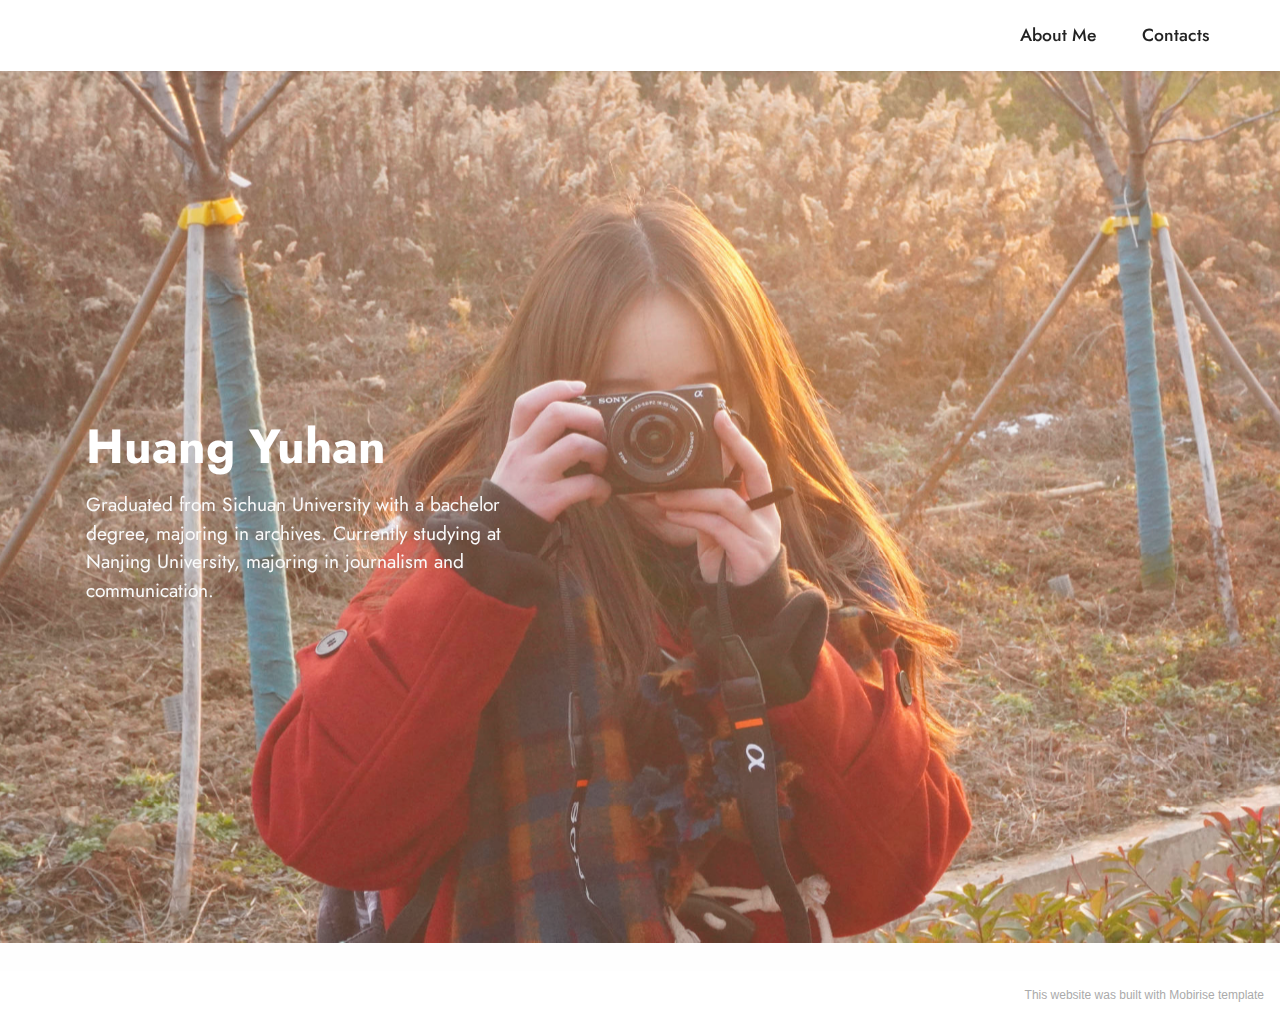
<file: index.html>
<!DOCTYPE html>
<html  >
<head>
  <!-- Site made with Mobirise Website Builder v5.2.0, https://mobirise.com -->
  <meta charset="UTF-8">
  <meta http-equiv="X-UA-Compatible" content="IE=edge">
  <meta name="generator" content="Mobirise v5.2.0, mobirise.com">
  <meta name="viewport" content="width=device-width, initial-scale=1, minimum-scale=1">
  <link rel="shortcut icon" href="assets/images/logo.png" type="image/x-icon">
  <meta name="description" content="">
  
  
  <title>Home</title>
  <link rel="stylesheet" href="assets/tether/tether.min.css">
  <link rel="stylesheet" href="assets/bootstrap/css/bootstrap.min.css">
  <link rel="stylesheet" href="assets/bootstrap/css/bootstrap-grid.min.css">
  <link rel="stylesheet" href="assets/bootstrap/css/bootstrap-reboot.min.css">
  <link rel="stylesheet" href="assets/dropdown/css/style.css">
  <link rel="stylesheet" href="assets/socicon/css/styles.css">
  <link rel="stylesheet" href="assets/theme/css/style.css">
  <link rel="preload" as="style" href="assets/mobirise/css/mbr-additional.css"><link rel="stylesheet" href="assets/mobirise/css/mbr-additional.css" type="text/css">
  
  
  
  
</head>
<body>
  
  <section class="menu menu1 cid-sjON1mi85t" once="menu" id="menu1-21">
    

    <nav class="navbar navbar-dropdown navbar-expand-lg">
        <div class="container-fluid">
            <div class="navbar-brand">
                
                
            </div>
            <button class="navbar-toggler" type="button" data-toggle="collapse" data-target="#navbarSupportedContent" aria-controls="navbarNavAltMarkup" aria-expanded="false" aria-label="Toggle navigation">
                <div class="hamburger">
                    <span></span>
                    <span></span>
                    <span></span>
                    <span></span>
                </div>
            </button>
            <div class="collapse navbar-collapse" id="navbarSupportedContent">
                <ul class="navbar-nav nav-dropdown nav-right navbar-nav-top-padding" data-app-modern-menu="true"><li class="nav-item"><a class="nav-link link text-black text-primary display-4" href="page1.html">
                            About Me</a></li>
                    
                    <li class="nav-item"><a class="nav-link link text-black text-primary display-4" href="page6.html">Contacts</a>
                    </li></ul>
                
                
            </div>
        </div>
    </nav>
</section>

<section class="header1 cid-sjO2JynqP1 mbr-fullscreen mbr-parallax-background" id="header1-20">

    

    <div class="mbr-overlay" style="opacity: 0.1; background-color: rgb(250, 250, 250);"></div>

    <div class="container">
        <div class="row">
            <div class="col-12 col-lg-5">
                <h1 class="mbr-section-title mbr-fonts-style mb-3 display-2"><strong>Huang Yuhan</strong></h1>
                
                <p class="mbr-text mbr-fonts-style display-7">
                    Graduated from Sichuan University with a bachelor degree, majoring in archives. Currently studying at Nanjing University, majoring in journalism and communication.</p>
                
            </div>
        </div>
    </div>
</section><section style="background-color: #fff; font-family: -apple-system, BlinkMacSystemFont, 'Segoe UI', 'Roboto', 'Helvetica Neue', Arial, sans-serif; color:#aaa; font-size:12px; padding: 0; align-items: center; display: flex;"><a href="https://mobirise.site/x" style="flex: 1 1; height: 3rem; padding-left: 1rem;"></a><p style="flex: 0 0 auto; margin:0; padding-right:1rem;"><a href="https://mobirise.site/r" style="color:#aaa;">This website</a> was built with Mobirise template</p></section><script src="assets/web/assets/jquery/jquery.min.js"></script>  <script src="assets/popper/popper.min.js"></script>  <script src="assets/tether/tether.min.js"></script>  <script src="assets/bootstrap/js/bootstrap.min.js"></script>  <script src="assets/smoothscroll/smooth-scroll.js"></script>  <script src="assets/parallax/jarallax.min.js"></script>  <script src="assets/dropdown/js/nav-dropdown.js"></script>  <script src="assets/dropdown/js/navbar-dropdown.js"></script>  <script src="assets/touchswipe/jquery.touch-swipe.min.js"></script>  <script src="assets/theme/js/script.js"></script>  
  
  
</body>
</html>
</file>
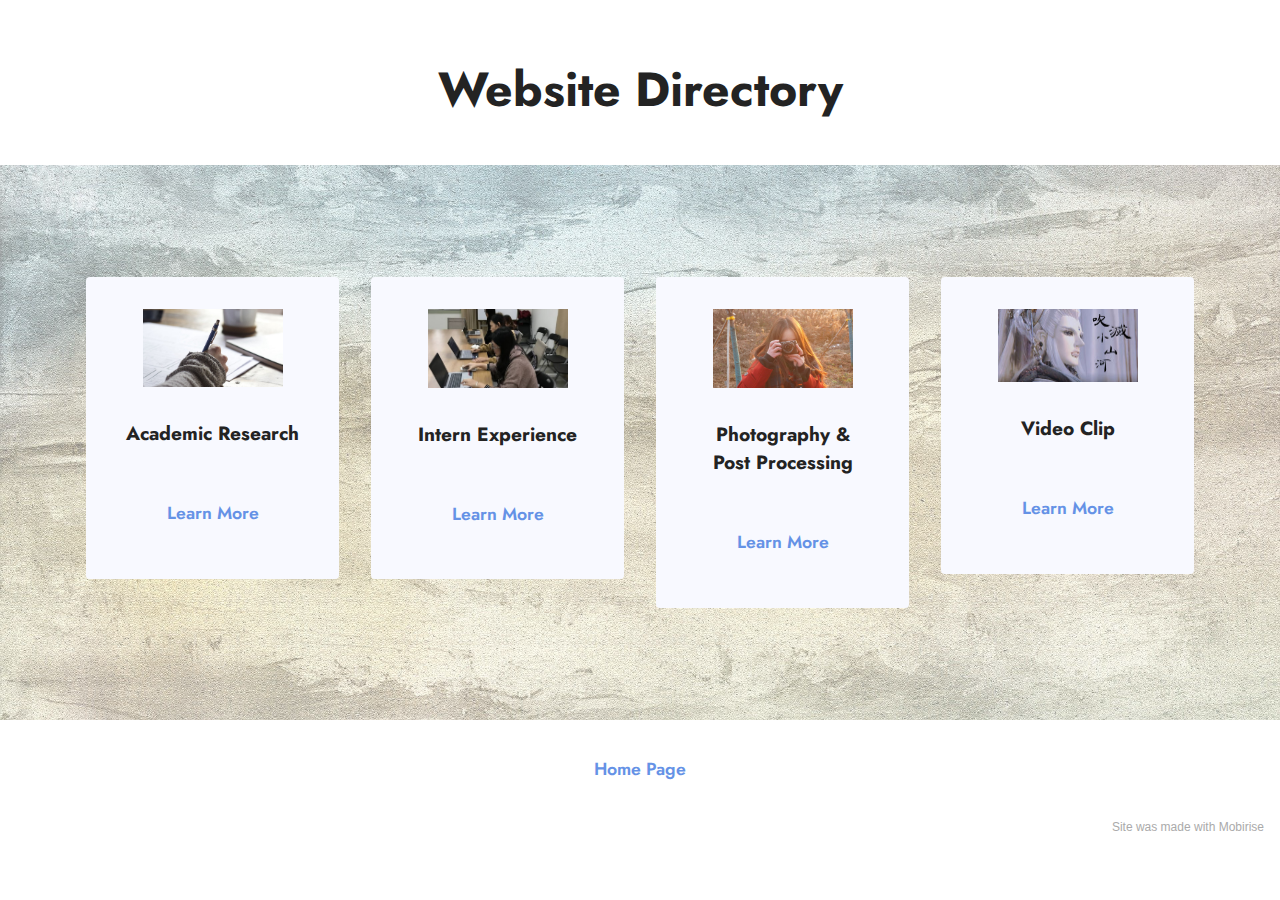
<file: page1.html>
<!DOCTYPE html>
<html  >
<head>
  <!-- Site made with Mobirise Website Builder v5.2.0, https://mobirise.com -->
  <meta charset="UTF-8">
  <meta http-equiv="X-UA-Compatible" content="IE=edge">
  <meta name="generator" content="Mobirise v5.2.0, mobirise.com">
  <meta name="viewport" content="width=device-width, initial-scale=1, minimum-scale=1">
  <link rel="shortcut icon" href="assets/images/logo.png" type="image/x-icon">
  <meta name="description" content="">
  
  
  <title>全站导航</title>
  <link rel="stylesheet" href="assets/web/assets/mobirise-icons2/mobirise2.css">
  <link rel="stylesheet" href="assets/tether/tether.min.css">
  <link rel="stylesheet" href="assets/bootstrap/css/bootstrap.min.css">
  <link rel="stylesheet" href="assets/bootstrap/css/bootstrap-grid.min.css">
  <link rel="stylesheet" href="assets/bootstrap/css/bootstrap-reboot.min.css">
  <link rel="stylesheet" href="assets/theme/css/style.css">
  <link rel="preload" as="style" href="assets/mobirise/css/mbr-additional.css"><link rel="stylesheet" href="assets/mobirise/css/mbr-additional.css" type="text/css">
  
  
  
  
</head>
<body>
  
  <section class="content4 cid-soBEPmFkce" id="content4-2v">
    
    
    <div class="container">
        <div class="row justify-content-center">
            <div class="title col-md-12 col-lg-10">
                <h3 class="mbr-section-title mbr-fonts-style align-center mb-4 display-2"><strong>Website Directory</strong></h3>
                <h4 class="mbr-section-subtitle align-center mbr-fonts-style mb-4 display-5"></h4>
                
            </div>
        </div>
    </div>
</section>

<section class="clients2 cid-sjOOeWX0tc" id="clients2-23">

    

    <div class="mbr-overlay" style="opacity: 0.5; background-color: rgb(255, 255, 255);">
    </div>
    <div class="container">
        <div class="row justify-content-center">
            <div class="card col-12 col-md-6 col-lg-3">
                <div class="card-wrapper">
                    <div class="img-wrapper">
                        <img src="assets/images/mbr-948x632.jpeg" alt="Mobirise">
                    </div>
                    <div class="card-box align-center">
                        
                        <h5 class="card-title mbr-fonts-style mb-3 display-7"><strong>Academic Research</strong></h5>
                        <p class="mbr-text mbr-fonts-style mb-4 display-4"></p>
                        <div class="mbr-section-btn mt-3"><a class="btn btn-primary-outline display-4" href="page5.html">Learn More</a></div>
                    </div>
                </div>
            </div>
            <div class="card col-12 col-md-6 col-lg-3">
                <div class="card-wrapper">
                    <div class="img-wrapper">
                        <img src="assets/images/-948x711.jpeg" alt="Mobirise">
                    </div>
                    <div class="card-box align-center">
                        
                        <h5 class="card-title mbr-fonts-style mb-3 display-7"><strong>Intern Experience</strong></h5>
                        <p class="mbr-text mbr-fonts-style mb-4 display-4"></p>
                        <div class="mbr-section-btn mt-3"><a class="btn btn-primary-outline display-4" href="page4.html">Learn More</a></div>
                    </div>
                </div>
            </div>
            <div class="card col-12 col-md-6 col-lg-3">
                <div class="card-wrapper">
                    <div class="img-wrapper">
                        <img src="assets/images/-2000x1333.jpeg" alt="Mobirise">
                    </div>
                    <div class="card-box align-center">
                        
                        <h5 class="card-title mbr-fonts-style mb-3 display-7"><strong>Photography &amp; 
</strong><div><strong>Post Processing</strong></div></h5>
                        <p class="mbr-text mbr-fonts-style mb-4 display-4"></p>
                        <div class="mbr-section-btn mt-3"><a class="btn btn-primary-outline display-4" href="page3.html">Learn More</a></div>
                    </div>
                </div>
            </div>
            <div class="card col-12 col-md-6 col-lg-3">
                <div class="card-wrapper">
                    <div class="img-wrapper">
                        <img src="assets/images/-280x147.jpg" alt="Mobirise">
                    </div>
                    <div class="card-box align-center">
                        
                        <h5 class="card-title mbr-fonts-style mb-3 display-7"><strong>Video Clip</strong></h5>
                        <p class="mbr-text mbr-fonts-style mb-4 display-4"></p>
                        <div class="mbr-section-btn mt-3"><a class="btn btn-primary-outline display-4" href="page2.html">Learn More</a></div>
                    </div>
                </div>
            </div>
        </div>
    </div>
</section>

<section class="content11 cid-soBuXgc26l" id="content11-2h">
    
    <div class="container">
        <div class="row justify-content-center">
            <div class="col-md-12 col-lg-8">
                <div class="mbr-section-btn align-center"><a class="btn btn-primary-outline display-4" href="index.html">Home Page</a></div>
            </div>
        </div>
    </div>
</section><section style="background-color: #fff; font-family: -apple-system, BlinkMacSystemFont, 'Segoe UI', 'Roboto', 'Helvetica Neue', Arial, sans-serif; color:#aaa; font-size:12px; padding: 0; align-items: center; display: flex;"><a href="https://mobirise.site/r" style="flex: 1 1; height: 3rem; padding-left: 1rem;"></a><p style="flex: 0 0 auto; margin:0; padding-right:1rem;">Site was <a href="https://mobirise.site/g" style="color:#aaa;">made</a> with Mobirise</p></section><script src="assets/web/assets/jquery/jquery.min.js"></script>  <script src="assets/popper/popper.min.js"></script>  <script src="assets/tether/tether.min.js"></script>  <script src="assets/bootstrap/js/bootstrap.min.js"></script>  <script src="assets/smoothscroll/smooth-scroll.js"></script>  <script src="assets/theme/js/script.js"></script>  
  
  
</body>
</html>
</file>
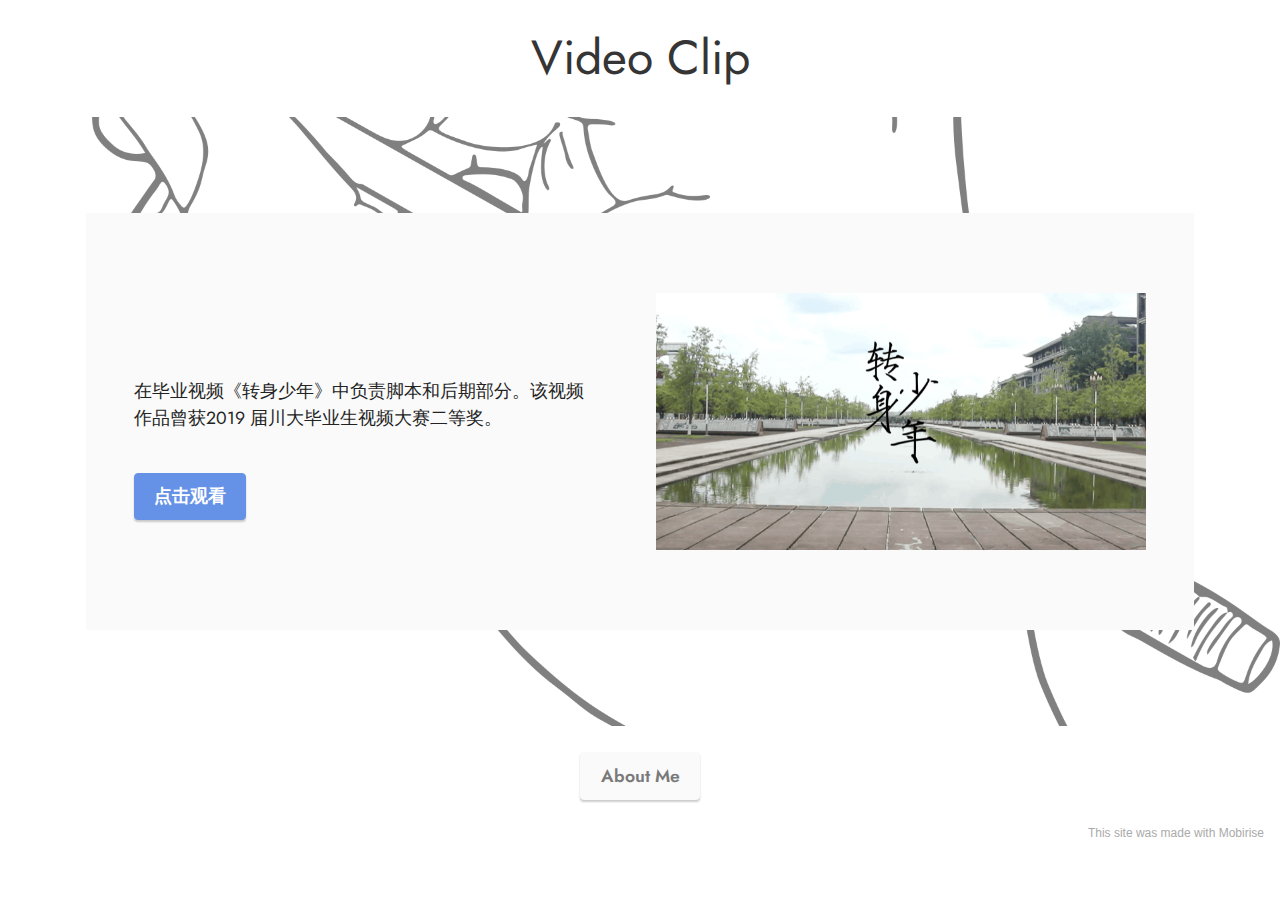
<file: page2.html>
<!DOCTYPE html>
<html  >
<head>
  <!-- Site made with Mobirise Website Builder v5.2.0, https://mobirise.com -->
  <meta charset="UTF-8">
  <meta http-equiv="X-UA-Compatible" content="IE=edge">
  <meta name="generator" content="Mobirise v5.2.0, mobirise.com">
  <meta name="viewport" content="width=device-width, initial-scale=1, minimum-scale=1">
  <link rel="shortcut icon" href="assets/images/logo.png" type="image/x-icon">
  <meta name="description" content="">
  
  
  <title>视频作品</title>
  <link rel="stylesheet" href="assets/tether/tether.min.css">
  <link rel="stylesheet" href="assets/bootstrap/css/bootstrap.min.css">
  <link rel="stylesheet" href="assets/bootstrap/css/bootstrap-grid.min.css">
  <link rel="stylesheet" href="assets/bootstrap/css/bootstrap-reboot.min.css">
  <link rel="stylesheet" href="assets/theme/css/style.css">
  <link rel="preload" as="style" href="assets/mobirise/css/mbr-additional.css"><link rel="stylesheet" href="assets/mobirise/css/mbr-additional.css" type="text/css">
  
  
  
  
</head>
<body>
  
  <section class="content4 cid-soCAcQ7chr" id="content4-35">
    
    
    <div class="container">
        <div class="row justify-content-center">
            <div class="title col-md-12 col-lg-10">
                <h3 class="mbr-section-title mbr-fonts-style align-center mb-4 display-2">Video Clip</h3>
                <h4 class="mbr-section-subtitle align-center mbr-fonts-style mb-4 display-5"></h4>
                
            </div>
        </div>
    </div>
</section>

<section class="features15 cid-sjO1sWvxEW" id="features16-1h">

    

    <div class="mbr-overlay" style="opacity: 0.5; background-color: rgb(255, 255, 255);">
    </div>
    <div class="container">
        <div class="content-wrapper">
            <div class="row align-items-center">
                <div class="col-12 col-lg">
                    <div class="text-wrapper">
                        <h6 class="card-title mbr-fonts-style display-2"><br></h6>
                        <p class="mbr-text mbr-fonts-style mb-4 display-4">在毕业视频《转身少年》中负责脚本和后期部分。该视频作品曾获2019 届川大毕业生视频大赛二等奖。</p>
                        <div class="mbr-section-btn mt-3"><a class="btn btn-warning display-4" href="https://www.bilibili.com/video/BV1z4411a71N?t=17" target="_blank">点击观看</a></div>
                    </div>
                </div>
                <div class="col-12 col-lg-6">
                    <div class="image-wrapper">
                        <img src="assets/images/-980x613.png" alt="Mobirise">
                    </div>
                </div>
            </div>
        </div>
    </div>
</section>

<section class="content11 cid-soCAuIFq2D" id="content11-36">
    
    <div class="container">
        <div class="row justify-content-center">
            <div class="col-md-12 col-lg-8">
                <div class="mbr-section-btn align-center"><a class="btn btn-white display-4" href="page1.html">About Me</a></div>
            </div>
        </div>
    </div>
</section><section style="background-color: #fff; font-family: -apple-system, BlinkMacSystemFont, 'Segoe UI', 'Roboto', 'Helvetica Neue', Arial, sans-serif; color:#aaa; font-size:12px; padding: 0; align-items: center; display: flex;"><a href="https://mobirise.site/u" style="flex: 1 1; height: 3rem; padding-left: 1rem;"></a><p style="flex: 0 0 auto; margin:0; padding-right:1rem;"><a href="https://mobirise.site/d" style="color:#aaa;">This site</a> was made with Mobirise</p></section><script src="assets/web/assets/jquery/jquery.min.js"></script>  <script src="assets/popper/popper.min.js"></script>  <script src="assets/tether/tether.min.js"></script>  <script src="assets/bootstrap/js/bootstrap.min.js"></script>  <script src="assets/smoothscroll/smooth-scroll.js"></script>  <script src="assets/theme/js/script.js"></script>  
  
  
</body>
</html>
</file>
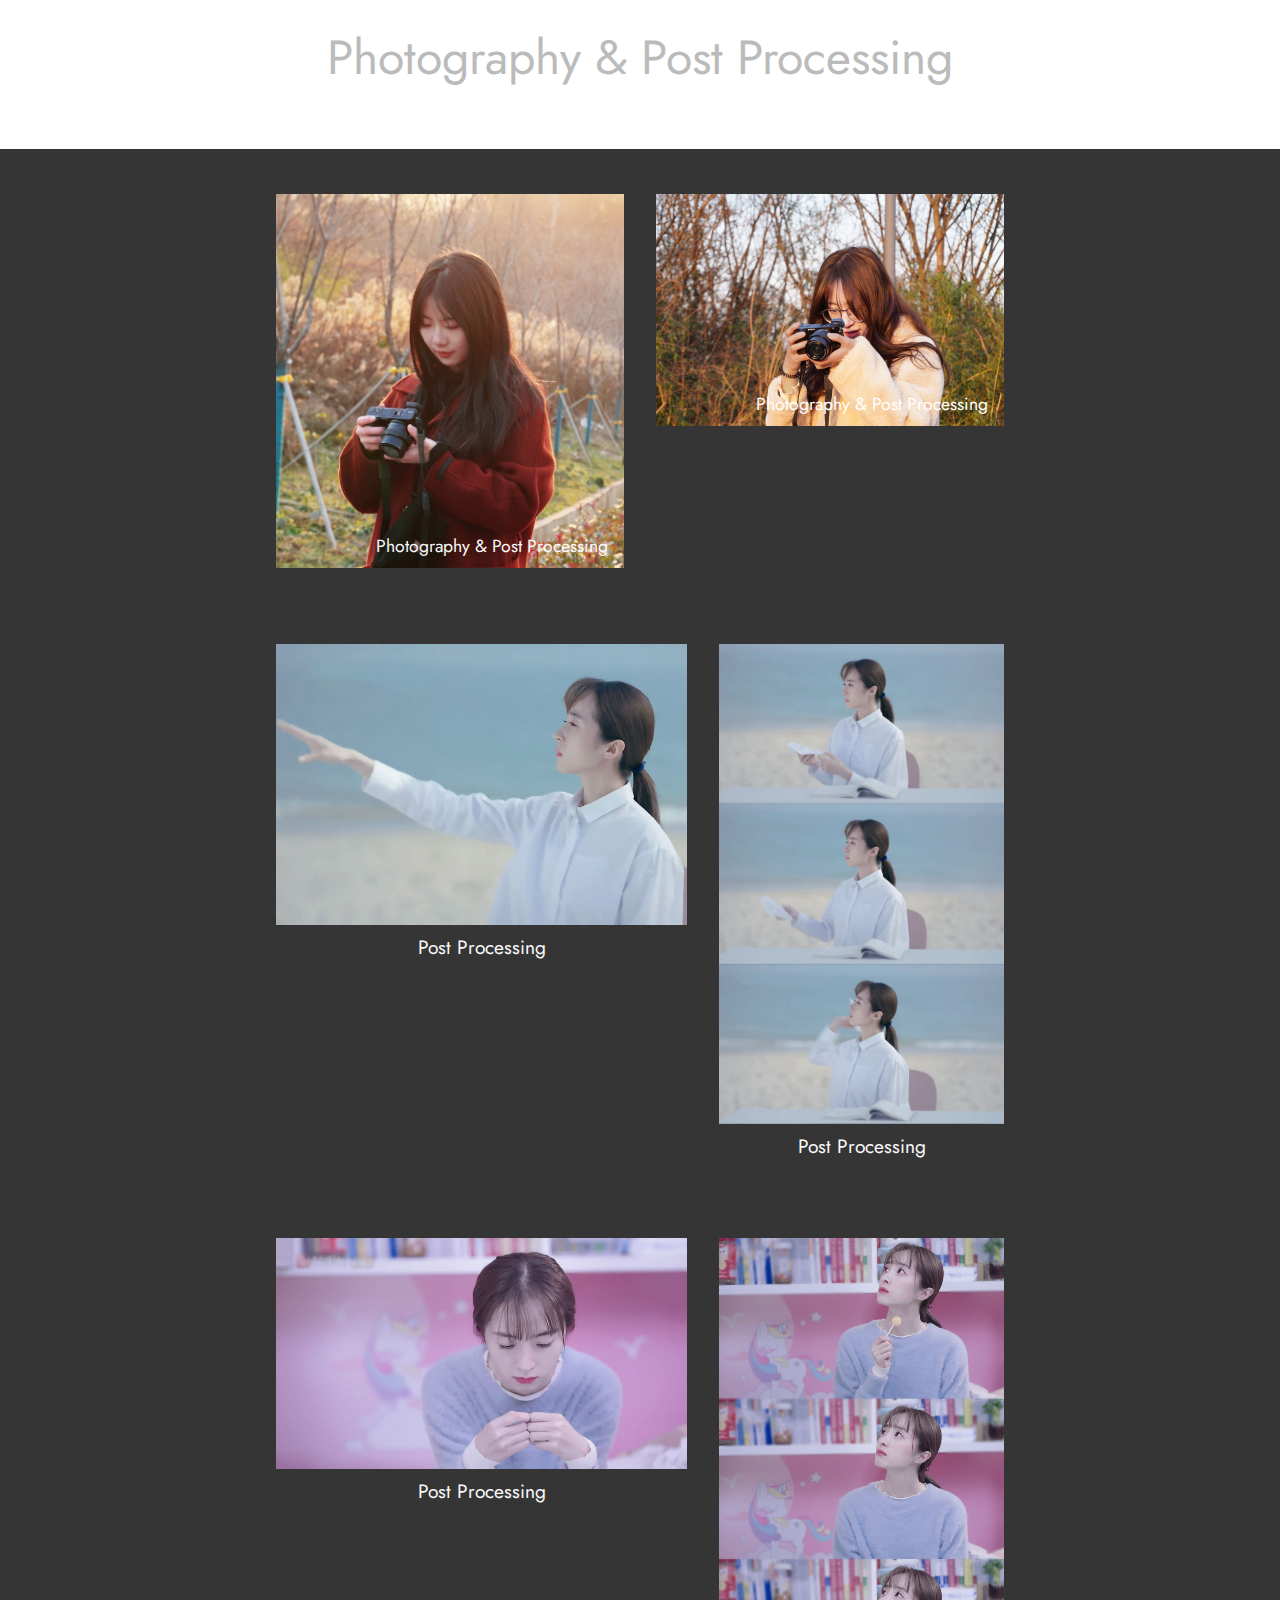
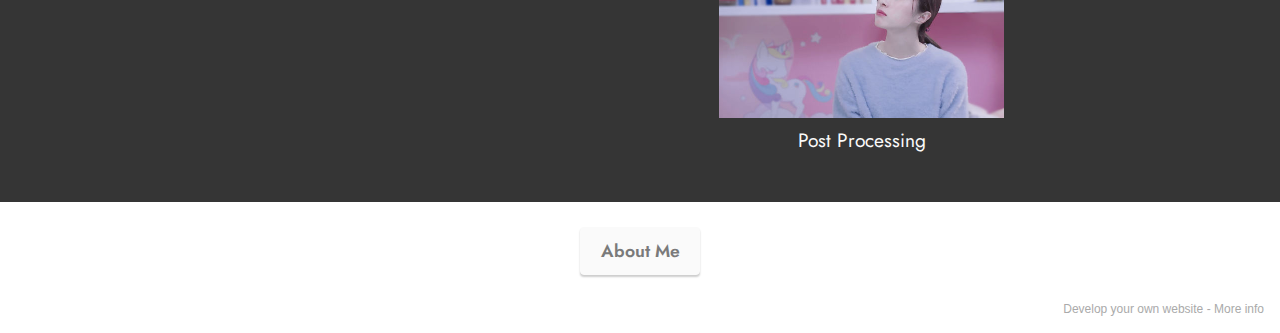
<file: page3.html>
<!DOCTYPE html>
<html  >
<head>
  <!-- Site made with Mobirise Website Builder v5.2.0, https://mobirise.com -->
  <meta charset="UTF-8">
  <meta http-equiv="X-UA-Compatible" content="IE=edge">
  <meta name="generator" content="Mobirise v5.2.0, mobirise.com">
  <meta name="viewport" content="width=device-width, initial-scale=1, minimum-scale=1">
  <link rel="shortcut icon" href="assets/images/logo.png" type="image/x-icon">
  <meta name="description" content="">
  
  
  <title>摄影与后期</title>
  <link rel="stylesheet" href="assets/tether/tether.min.css">
  <link rel="stylesheet" href="assets/bootstrap/css/bootstrap.min.css">
  <link rel="stylesheet" href="assets/bootstrap/css/bootstrap-grid.min.css">
  <link rel="stylesheet" href="assets/bootstrap/css/bootstrap-reboot.min.css">
  <link rel="stylesheet" href="assets/theme/css/style.css">
  <link rel="preload" as="style" href="assets/mobirise/css/mbr-additional.css"><link rel="stylesheet" href="assets/mobirise/css/mbr-additional.css" type="text/css">
  
  
  
  
</head>
<body>
  
  <section class="content4 cid-soBC8YF9UX" id="content4-2u">
    
    
    <div class="container">
        <div class="row justify-content-center">
            <div class="title col-md-12 col-lg-10">
                <h3 class="mbr-section-title mbr-fonts-style align-center mb-4 display-2">Photography &amp; Post Processing</h3>
                <h4 class="mbr-section-subtitle align-center mbr-fonts-style mb-4 display-5"></h4>
                
            </div>
        </div>
    </div>
</section>

<section class="image6 cid-soBaf7uIAz" id="image6-27">
    
    
    
    
    <div class="container">
        <div class="row">
            <div class="col-12 col-md-8">
                <div class="row">
                    <div class="col-12 col-lg-6">
                        <div class="img-item mb-3">
                            <img src="assets/images/-1456x1565.jpg" alt="">
                            <div class="img-description mbr-white">
                                <p class="mbr-fonts-style align-center text1 display-4">Photography &amp; Post Processing</p>
                            </div>
                        </div>
                    </div>
                    <div class="col-12 col-lg">
                        <div class="img-item mb-3">
                            <img src="assets/images/-696x464.jpg" alt="">
                            <div class="img-description mbr-white">
                                <p class="mbr-fonts-style align-center text2 display-4">Photography &amp; Post Processing</p>
                            </div>
                        </div>
                    </div>
                </div>
            </div>
        </div>
    </div>
</section>

<section class="image5 cid-soBaZn9Fnk" id="image5-29">
    
    
    <div class="container">
        <div class="row">
            <div class="col-12 col-md-8">
                <div class="row">
                    <div class="col-12 col-lg-7">
                        <div class="img-item mb-3">
                            <img src="assets/images/03.mp4-000224.6194-696x476.jpg" alt="">
                            <p class="mbr-fonts-style align-center mt-2 display-7">Post Processing</p>
                        </div>
                    </div>
                    <div class="col-12 col-lg">
                        <div class="img-item mb-3">
                            <img src="assets/images/-1-696x1174.jpg" alt="">
                            <p class="mbr-fonts-style align-center mt-2 display-7">Post Processing</p>
                        </div>
                    </div>
                </div>
            </div>
        </div>
    </div>
</section>

<section class="image5 cid-soBcuunYrB" id="image5-2b">
    
    
    <div class="container">
        <div class="row">
            <div class="col-12 col-md-8">
                <div class="row">
                    <div class="col-12 col-lg-7">
                        <div class="img-item mb-3">
                            <img src="assets/images/luozhi2-3-822x462.jpg" alt="">
                            <p class="mbr-fonts-style align-center mt-2 display-7">Post Processing</p>
                        </div>
                    </div>
                    <div class="col-12 col-lg">
                        <div class="img-item mb-3">
                            <img src="assets/images/luozhi2-1-569x960.jpg" alt="">
                            <p class="mbr-fonts-style align-center mt-2 display-7">Post Processing</p>
                        </div>
                    </div>
                </div>
            </div>
        </div>
    </div>
</section>

<section class="content11 cid-soCAUxArmG" id="content11-37">
    
    <div class="container">
        <div class="row justify-content-center">
            <div class="col-md-12 col-lg-8">
                <div class="mbr-section-btn align-center"><a class="btn btn-white display-4" href="page1.html">About Me</a></div>
            </div>
        </div>
    </div>
</section><section style="background-color: #fff; font-family: -apple-system, BlinkMacSystemFont, 'Segoe UI', 'Roboto', 'Helvetica Neue', Arial, sans-serif; color:#aaa; font-size:12px; padding: 0; align-items: center; display: flex;"><a href="https://mobirise.site/u" style="flex: 1 1; height: 3rem; padding-left: 1rem;"></a><p style="flex: 0 0 auto; margin:0; padding-right:1rem;">Develop your own website - <a href="https://mobirise.site/w" style="color:#aaa;">More info</a></p></section><script src="assets/web/assets/jquery/jquery.min.js"></script>  <script src="assets/popper/popper.min.js"></script>  <script src="assets/tether/tether.min.js"></script>  <script src="assets/bootstrap/js/bootstrap.min.js"></script>  <script src="assets/smoothscroll/smooth-scroll.js"></script>  <script src="assets/theme/js/script.js"></script>  
  
  
</body>
</html>
</file>
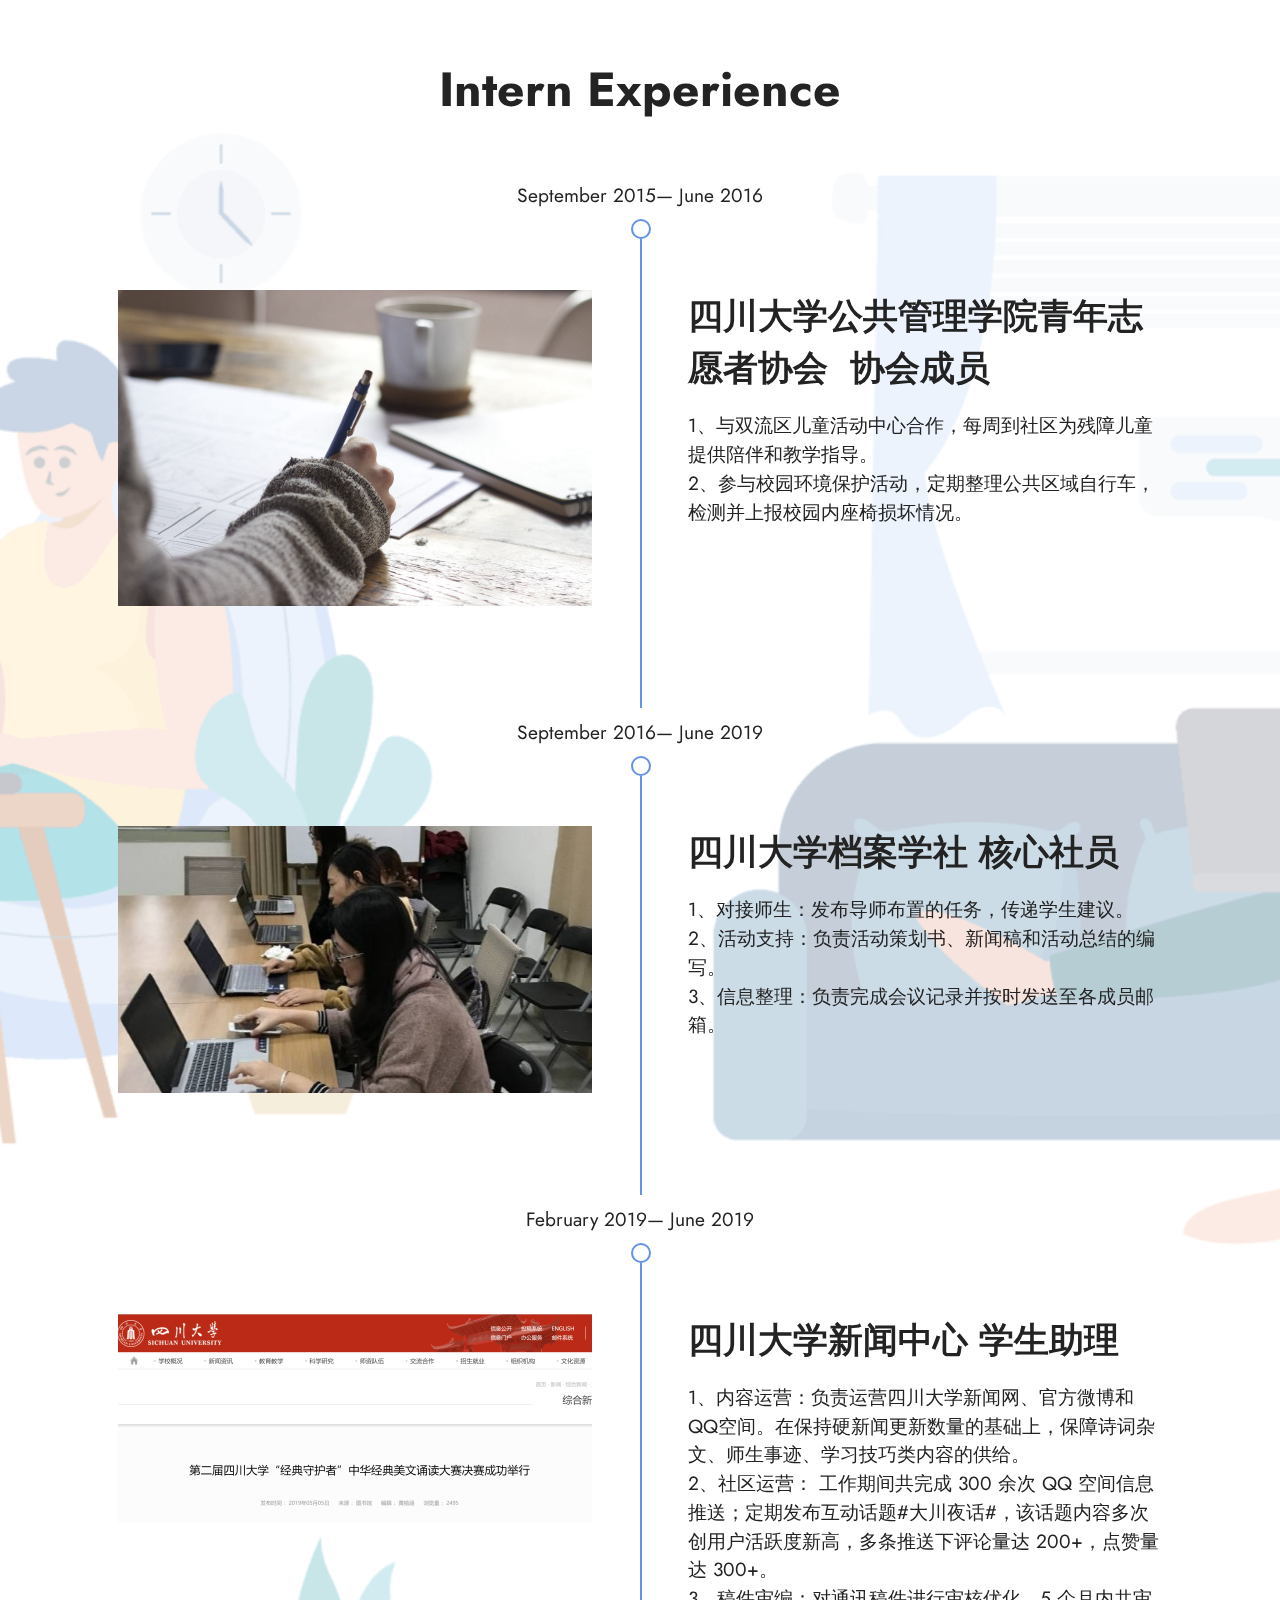
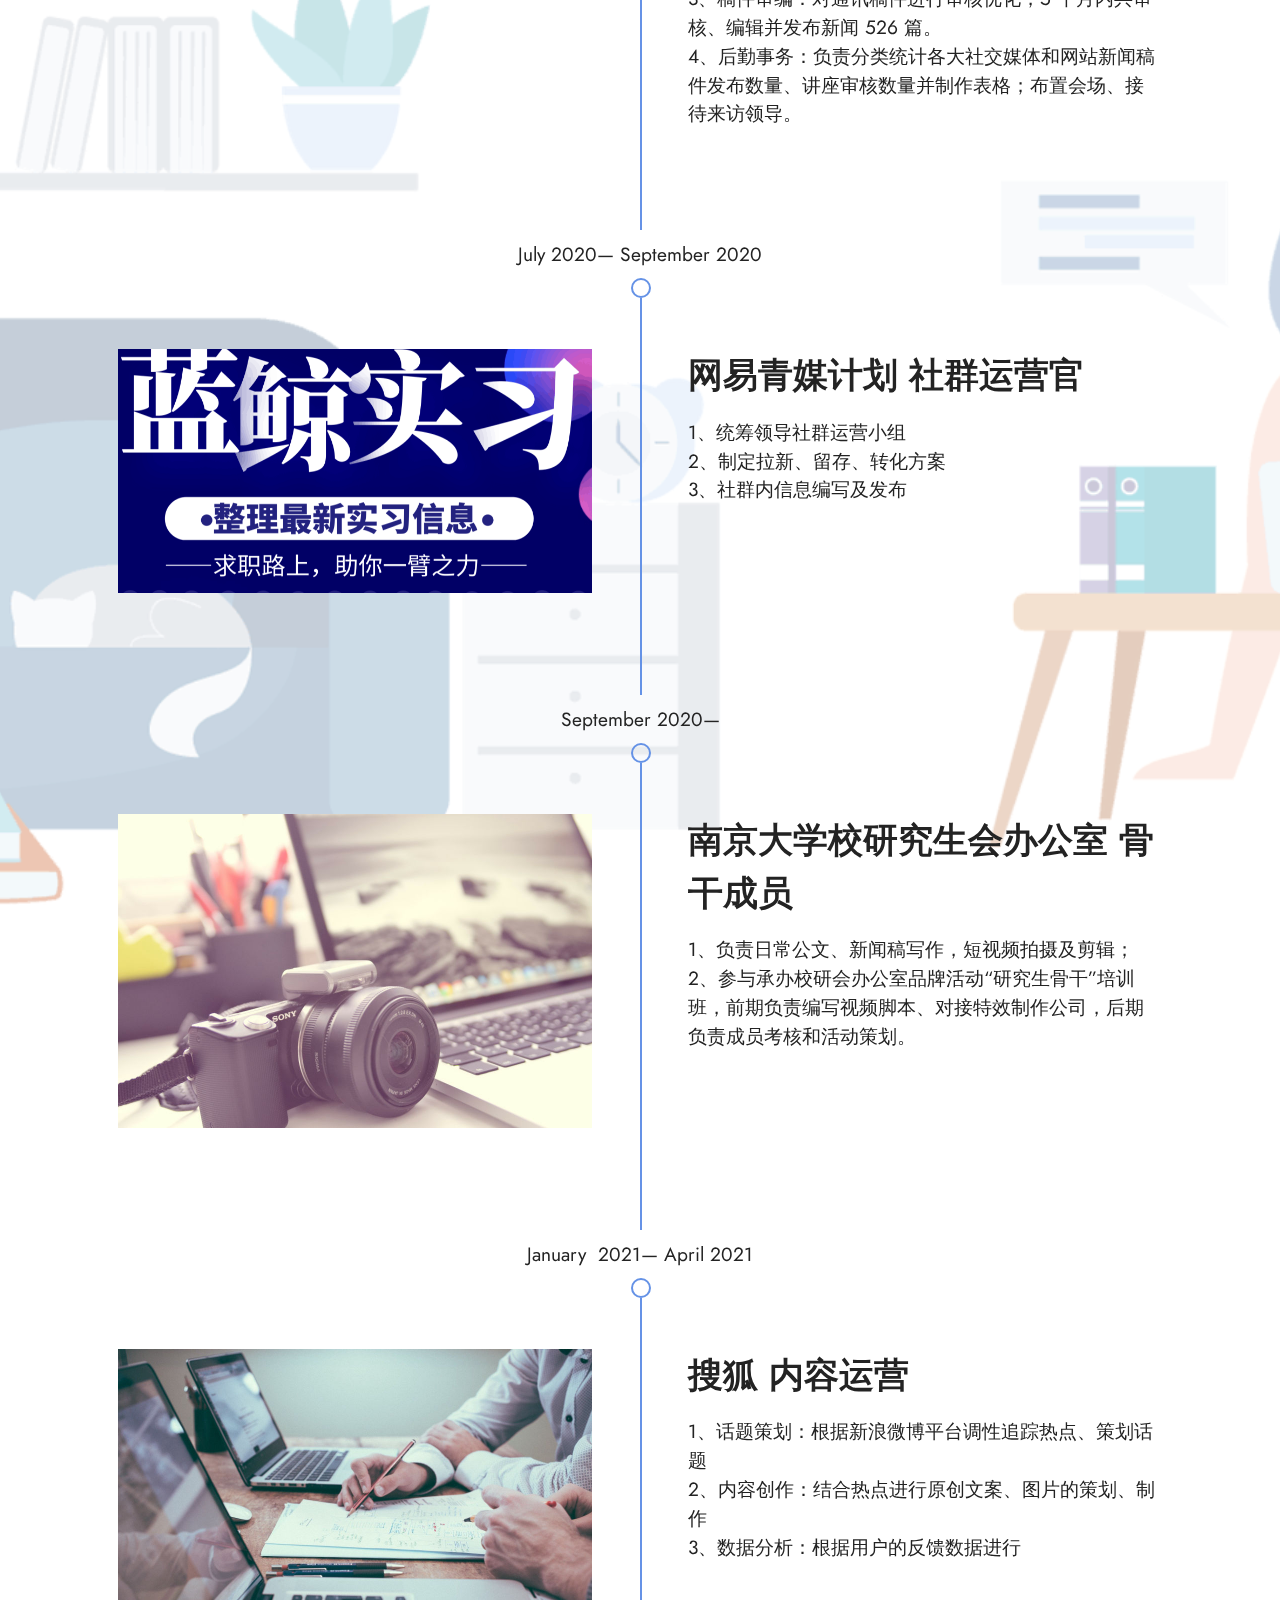
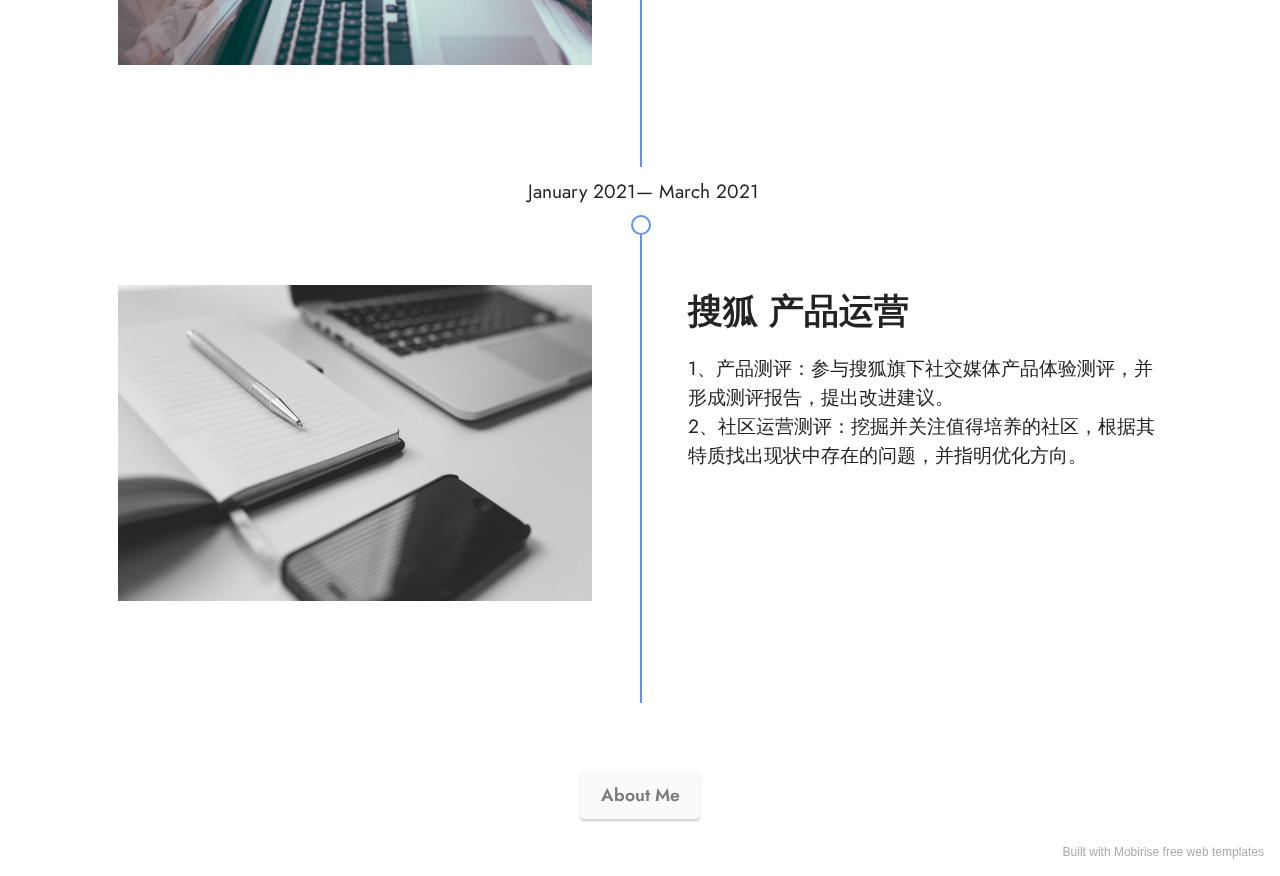
<file: page4.html>
<!DOCTYPE html>
<html  >
<head>
  <!-- Site made with Mobirise Website Builder v5.2.0, https://mobirise.com -->
  <meta charset="UTF-8">
  <meta http-equiv="X-UA-Compatible" content="IE=edge">
  <meta name="generator" content="Mobirise v5.2.0, mobirise.com">
  <meta name="viewport" content="width=device-width, initial-scale=1, minimum-scale=1">
  <link rel="shortcut icon" href="assets/images/logo.png" type="image/x-icon">
  <meta name="description" content="">
  
  
  <title>实践经历</title>
  <link rel="stylesheet" href="assets/tether/tether.min.css">
  <link rel="stylesheet" href="assets/bootstrap/css/bootstrap.min.css">
  <link rel="stylesheet" href="assets/bootstrap/css/bootstrap-grid.min.css">
  <link rel="stylesheet" href="assets/bootstrap/css/bootstrap-reboot.min.css">
  <link rel="stylesheet" href="assets/theme/css/style.css">
  <link rel="preload" as="style" href="assets/mobirise/css/mbr-additional.css"><link rel="stylesheet" href="assets/mobirise/css/mbr-additional.css" type="text/css">
  
  
  
  
</head>
<body>
  
  <section class="timeline3 cid-sjO21MNJfM mbr-parallax-background" id="timeline3-1t">
    
    <div class="mbr-overlay" style="opacity: 0.7; background-color: rgb(255, 255, 255);">
    </div>
    <div class="container">
        <div class="mbr-section-head">
            <h3 class="mbr-section-title mbr-fonts-style align-center mb-0 display-2"><strong>Intern Experience</strong></h3>
            <h4 class="mbr-section-subtitle mbr-fonts-style align-center mb-0 mt-2 display-5"></h4>
        </div>
        <div class="timelines-container mt-4">
            <div class="row timeline-element first-separline mb-5">
                <div class="timeline-date col-12">
                    <div class="timeline-date-wrapper">
                        <p class="mbr-timeline-date display-7">September 2015— June 2016</p>
                    </div>
                </div>
                <span class="iconBackground"></span>
                <div class="col-12 col-md-6">
                    <div class="image-wrapper">
                        <img src="assets/images/mbr-948x632.jpg" alt="Mobirise" title="">
                    </div>
                </div>
                <div class="col-12 col-md-6">
                    <div class="timeline-text-wrapper">
                        <h4 class="mbr-timeline-title mbr-fonts-style mb-0 display-5"><strong>四川大学公共管理学院青年志愿者协会&nbsp; 协会成员</strong></h4>
                        <p class="mbr-text mbr-fonts-style mt-3 mb-0 display-7">1、与双流区儿童活动中心合作，每周到社区为残障儿童提供陪伴和教学指导。
<br>2、参与校园环境保护活动，定期整理公共区域自行车，检测并上报校园内座椅损坏情况。&nbsp;<br></p>
                    </div>
                </div>
            </div>
            <div class="row timeline-element first-separline mb-5">
                <div class="timeline-date col-12">
                    <div class="timeline-date-wrapper">
                        <p class="mbr-timeline-date display-7">September 2016— June 2019</p>
                    </div>
                </div>
                <span class="iconBackground"></span>
                <div class="col-12 col-md-6">
                    <div class="image-wrapper">
                        <img src="assets/images/-948x711.jpeg" alt="Mobirise" title="">
                    </div>
                </div>
                <div class="col-12 col-md-6">
                    <div class="timeline-text-wrapper">
                        <h4 class="mbr-timeline-title mbr-fonts-style mb-0 display-5"><strong>四川大学档案学社                  核心社员</strong></h4>
                        <p class="mbr-text mbr-fonts-style mt-3 mb-0 display-7">1、对接师生：发布导师布置的任务，传递学生建议。
<br>2、活动支持：负责活动策划书、新闻稿和活动总结的编写。
<br>3、信息整理：负责完成会议记录并按时发送至各成员邮箱。&nbsp;<br></p>
                    </div>
                </div>
            </div>
            <div class="row timeline-element first-separline mb-5">
                <div class="timeline-date col-12">
                    <div class="timeline-date-wrapper">
                        <p class="mbr-timeline-date display-7">February 2019— June 2019</p>
                    </div>
                </div>
                <span class="iconBackground"></span>
                <div class="col-12 col-md-6">
                    <div class="image-wrapper">
                        <img src="assets/images/-948x418.png" alt="Mobirise" title="">
                    </div>
                </div>
                <div class="col-12 col-md-6">
                    <div class="timeline-text-wrapper">
                        <h4 class="mbr-timeline-title mbr-fonts-style mb-0 display-5"><strong>四川大学新闻中心                   学生助理</strong></h4>
                        <p class="mbr-text mbr-fonts-style mt-3 mb-0 display-7">1、内容运营：负责运营四川大学新闻网、官方微博和QQ空间。在保持硬新闻更新数量的基础上，保障诗词杂文、师生事迹、学习技巧类内容的供给。
<br>2、社区运营： 工作期间共完成 300 余次 QQ 空间信息推送；定期发布互动话题#大川夜话#，该话题内容多次创用户活跃度新高，多条推送下评论量达 200+，点赞量达 300+。 
<br>3、稿件审编：对通讯稿件进行审核优化，5 个月内共审核、编辑并发布新闻 526 篇。
<br>4、后勤事务：负责分类统计各大社交媒体和网站新闻稿件发布数量、讲座审核数量并制作表格；布置会场、接待来访领导。&nbsp;<br></p>
                    </div>
                </div>
            </div>
            <div class="row timeline-element first-separline mb-5">
                <div class="timeline-date col-12">
                    <div class="timeline-date-wrapper">
                        <p class="mbr-timeline-date display-7">July 2020— September 2020</p>
                    </div>
                </div>
                <span class="iconBackground"></span>
                <div class="col-12 col-md-6">
                    <div class="image-wrapper">
                        <img src="assets/images/-1108x2843.png" alt="Mobirise" title="">
                    </div>
                </div>
                <div class="col-12 col-md-6">
                    <div class="timeline-text-wrapper">
                        <h4 class="mbr-timeline-title mbr-fonts-style mb-0 display-5"><strong>网易青媒计划 社群运营官</strong></h4>
                        <p class="mbr-text mbr-fonts-style mt-3 mb-0 display-7">1、统筹领导社群运营小组<br>2、制定拉新、留存、转化方案<br>3、社群内信息编写及发布</p>
                    </div>
                </div>
            </div>
            <div class="row timeline-element first-separline mb-5">
                <div class="timeline-date col-12">
                    <div class="timeline-date-wrapper">
                        <p class="mbr-timeline-date display-7">September 2020—</p>
                    </div>
                </div>
                <span class="iconBackground"></span>
                <div class="col-12 col-md-6">
                    <div class="image-wrapper">
                        <img src="assets/images/mbr-948x628.jpg" alt="Mobirise" title="">
                    </div>
                </div>
                <div class="col-12 col-md-6">
                    <div class="timeline-text-wrapper">
                        <h4 class="mbr-timeline-title mbr-fonts-style mb-0 display-5"><strong>南京大学校研究生会办公室 骨干成员</strong></h4>
                        <p class="mbr-text mbr-fonts-style mt-3 mb-0 display-7">1、负责日常公文、新闻稿写作，短视频拍摄及剪辑；<br>2、参与承办校研会办公室品牌活动“研究生骨干”培训班，前期负责编写视频脚本、对接特效制作公司，后期负责成员考核和活动策划。<br><br></p>
                    </div>
                </div>
            </div>
            <div class="row timeline-element first-separline mb-5">
                <div class="timeline-date col-12">
                    <div class="timeline-date-wrapper">
                        <p class="mbr-timeline-date display-7">January&nbsp; 2021— April 2021</p>
                    </div>
                </div>
                <span class="iconBackground"></span>
                <div class="col-12 col-md-6">
                    <div class="image-wrapper">
                        <img src="assets/images/mbr-1-948x632.jpg" alt="Mobirise" title="">
                    </div>
                </div>
                <div class="col-12 col-md-6">
                    <div class="timeline-text-wrapper">
                        <h4 class="mbr-timeline-title mbr-fonts-style mb-0 display-5"><strong>搜狐 内容运营</strong></h4>
                        <p class="mbr-text mbr-fonts-style mt-3 mb-0 display-7">1、话题策划：根据新浪微博平台调性追踪热点、策划话题<br>2、内容创作：结合热点进行原创文案、图片的策划、制作<br>3、数据分析：根据用户的反馈数据进行<br></p>
                    </div>
                </div>
            </div>
            <div class="row timeline-element first-separline mb-5">
                <div class="timeline-date col-12">
                    <div class="timeline-date-wrapper">
                        <p class="mbr-timeline-date display-7">&nbsp;January 2021—&nbsp;March 2021</p>
                    </div>
                </div>
                <span class="iconBackground"></span>
                <div class="col-12 col-md-6">
                    <div class="image-wrapper">
                        <img src="assets/images/mbr-2-948x632.jpg" alt="Mobirise" title="">
                    </div>
                </div>
                <div class="col-12 col-md-6">
                    <div class="timeline-text-wrapper">
                        <h4 class="mbr-timeline-title mbr-fonts-style mb-0 display-5"><strong>搜狐 产品运营</strong></h4>
                        <p class="mbr-text mbr-fonts-style mt-3 mb-0 display-7">1、产品测评：参与搜狐旗下社交媒体产品体验测评，并形成测评报告，提出改进建议。<br>2、社区运营测评：挖掘并关注值得培养的社区，根据其特质找出现状中存在的问题，并指明优化方向。</p>
                    </div>
                </div>
            </div>
            
            
            
            
            
        </div>
    </div>
</section>

<section class="content11 cid-soCAYr7n6X" id="content11-38">
    
    <div class="container">
        <div class="row justify-content-center">
            <div class="col-md-12 col-lg-8">
                <div class="mbr-section-btn align-center"><a class="btn btn-white display-4" href="page1.html">About Me</a></div>
            </div>
        </div>
    </div>
</section><section style="background-color: #fff; font-family: -apple-system, BlinkMacSystemFont, 'Segoe UI', 'Roboto', 'Helvetica Neue', Arial, sans-serif; color:#aaa; font-size:12px; padding: 0; align-items: center; display: flex;"><a href="https://mobirise.site/j" style="flex: 1 1; height: 3rem; padding-left: 1rem;"></a><p style="flex: 0 0 auto; margin:0; padding-right:1rem;"><a href="https://mobirise.site/t" style="color:#aaa;">Built</a> with Mobirise free web templates</p></section><script src="assets/web/assets/jquery/jquery.min.js"></script>  <script src="assets/popper/popper.min.js"></script>  <script src="assets/tether/tether.min.js"></script>  <script src="assets/bootstrap/js/bootstrap.min.js"></script>  <script src="assets/smoothscroll/smooth-scroll.js"></script>  <script src="assets/parallax/jarallax.min.js"></script>  <script src="assets/theme/js/script.js"></script>  
  
  
</body>
</html>
</file>
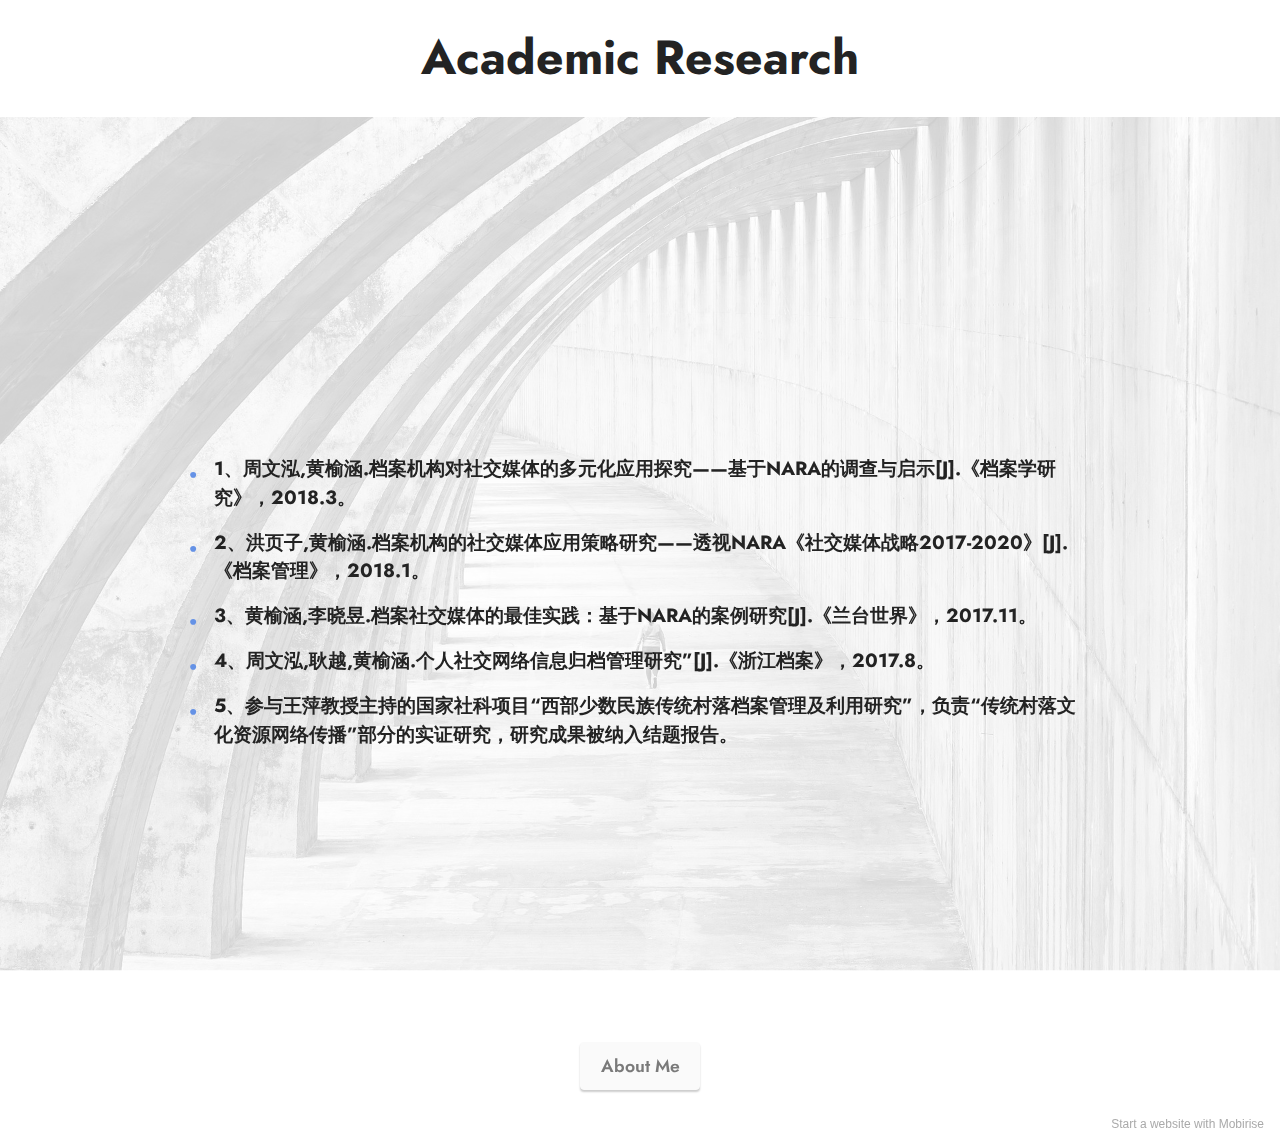
<file: page5.html>
<!DOCTYPE html>
<html  >
<head>
  <!-- Site made with Mobirise Website Builder v5.2.0, https://mobirise.com -->
  <meta charset="UTF-8">
  <meta http-equiv="X-UA-Compatible" content="IE=edge">
  <meta name="generator" content="Mobirise v5.2.0, mobirise.com">
  <meta name="viewport" content="width=device-width, initial-scale=1, minimum-scale=1">
  <link rel="shortcut icon" href="assets/images/logo.png" type="image/x-icon">
  <meta name="description" content="">
  
  
  <title>科研成果</title>
  <link rel="stylesheet" href="assets/tether/tether.min.css">
  <link rel="stylesheet" href="assets/bootstrap/css/bootstrap.min.css">
  <link rel="stylesheet" href="assets/bootstrap/css/bootstrap-grid.min.css">
  <link rel="stylesheet" href="assets/bootstrap/css/bootstrap-reboot.min.css">
  <link rel="stylesheet" href="assets/theme/css/style.css">
  <link rel="preload" as="style" href="assets/mobirise/css/mbr-additional.css"><link rel="stylesheet" href="assets/mobirise/css/mbr-additional.css" type="text/css">
  
  
  
  
</head>
<body>
  
  <section class="content4 cid-soCz68Bmq2" id="content4-2z">
    
    
    <div class="container">
        <div class="row justify-content-center">
            <div class="title col-md-12 col-lg-10">
                <h3 class="mbr-section-title mbr-fonts-style align-center mb-4 display-2"><strong>Academic Research</strong></h3>
                <h4 class="mbr-section-subtitle align-center mbr-fonts-style mb-4 display-5"></h4>
                
            </div>
        </div>
    </div>
</section>

<section class="content14 cid-sjO28moRUD mbr-fullscreen mbr-parallax-background" id="content14-1z">
    
    <div class="mbr-overlay" style="opacity: 0.8; background-color: rgb(255, 255, 255);"></div>
    
    <div class="container-fluid">
        <div class="row justify-content-center">
            <div class="col-md-12 col-lg-9">
                    <h3 class="mbr-section-title mbr-fonts-style mb-4 display-5"><br></h3>
                <ul class="list mbr-fonts-style display-7">
                    <li><strong>1、周文泓,黄榆涵.档案机构对社交媒体的多元化应用探究——基于NARA的调查与启示[J].《档案学研究》，2018.3。
</strong></li><li><strong>2、洪页子,黄榆涵.档案机构的社交媒体应用策略研究——透视NARA《社交媒体战略2017-2020》[J].《档案管理》，2018.1。
</strong></li><li><strong>3、黄榆涵,李晓昱.档案社交媒体的最佳实践：基于NARA的案例研究[J].《兰台世界》，2017.11。
</strong></li><li><strong>4、周文泓,耿越,黄榆涵.个人社交网络信息归档管理研究”[J].《浙江档案》，2017.8。 
</strong></li><li><strong>5、参与王萍教授主持的国家社科项目“西部少数民族传统村落档案管理及利用研究”，负责“传统村落文化资源网络传播”部分的实证研究，研究成果被纳入结题报告。
</strong></li>
                </ul>
            </div>
        </div>
    </div>
</section>

<section class="content11 cid-soCB2gNZxa" id="content11-39">
    
    <div class="container">
        <div class="row justify-content-center">
            <div class="col-md-12 col-lg-8">
                <div class="mbr-section-btn align-center"><a class="btn btn-white display-4" href="page1.html">About Me</a></div>
            </div>
        </div>
    </div>
</section><section style="background-color: #fff; font-family: -apple-system, BlinkMacSystemFont, 'Segoe UI', 'Roboto', 'Helvetica Neue', Arial, sans-serif; color:#aaa; font-size:12px; padding: 0; align-items: center; display: flex;"><a href="https://mobirise.site/b" style="flex: 1 1; height: 3rem; padding-left: 1rem;"></a><p style="flex: 0 0 auto; margin:0; padding-right:1rem;">Start a <a href="https://mobirise.site/y" style="color:#aaa;">website</a> with Mobirise</p></section><script src="assets/web/assets/jquery/jquery.min.js"></script>  <script src="assets/popper/popper.min.js"></script>  <script src="assets/tether/tether.min.js"></script>  <script src="assets/bootstrap/js/bootstrap.min.js"></script>  <script src="assets/smoothscroll/smooth-scroll.js"></script>  <script src="assets/parallax/jarallax.min.js"></script>  <script src="assets/theme/js/script.js"></script>  
  
  
</body>
</html>
</file>
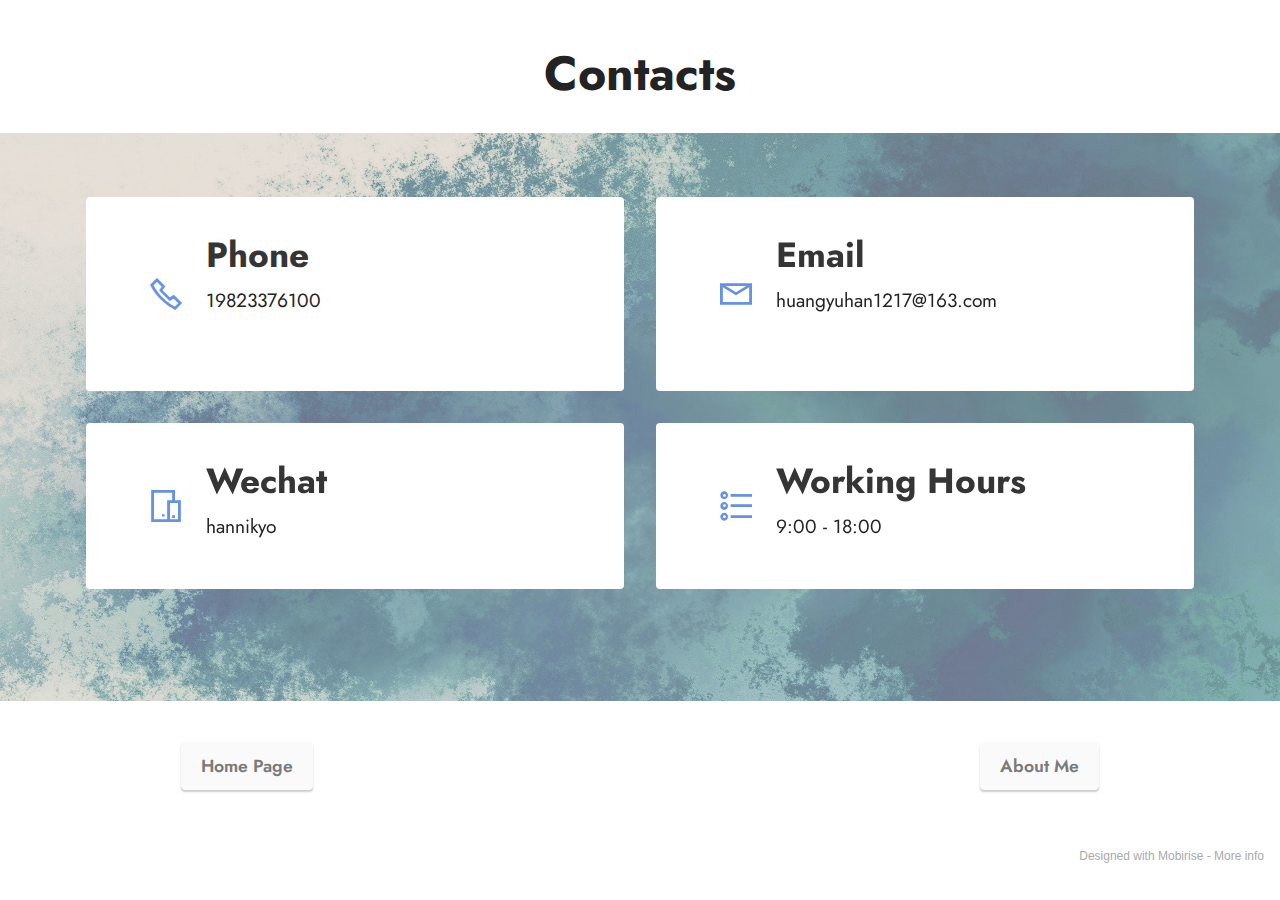
<file: page6.html>
<!DOCTYPE html>
<html  >
<head>
  <!-- Site made with Mobirise Website Builder v5.2.0, https://mobirise.com -->
  <meta charset="UTF-8">
  <meta http-equiv="X-UA-Compatible" content="IE=edge">
  <meta name="generator" content="Mobirise v5.2.0, mobirise.com">
  <meta name="viewport" content="width=device-width, initial-scale=1, minimum-scale=1">
  <link rel="shortcut icon" href="assets/images/logo.png" type="image/x-icon">
  <meta name="description" content="">
  
  
  <title>联系方式</title>
  <link rel="stylesheet" href="assets/web/assets/mobirise-icons2/mobirise2.css">
  <link rel="stylesheet" href="assets/tether/tether.min.css">
  <link rel="stylesheet" href="assets/bootstrap/css/bootstrap.min.css">
  <link rel="stylesheet" href="assets/bootstrap/css/bootstrap-grid.min.css">
  <link rel="stylesheet" href="assets/bootstrap/css/bootstrap-reboot.min.css">
  <link rel="stylesheet" href="assets/theme/css/style.css">
  <link rel="preload" as="style" href="assets/mobirise/css/mbr-additional.css"><link rel="stylesheet" href="assets/mobirise/css/mbr-additional.css" type="text/css">
  
  
  
  
</head>
<body>
  
  <section class="content4 cid-soCxLVHvS3" id="content4-2y">
    
    
    <div class="container">
        <div class="row justify-content-center">
            <div class="title col-md-12 col-lg-9">
                <h3 class="mbr-section-title mbr-fonts-style align-center mb-4 display-2"><strong>Contacts</strong></h3>
                <h4 class="mbr-section-subtitle align-center mbr-fonts-style mb-4 display-5"></h4>
                
            </div>
        </div>
    </div>
</section>

<section class="contacts2 cid-soBrdaVWy2 mbr-parallax-background" id="contacts2-2d">
    <!---->
    
    <div class="mbr-overlay" style="opacity: 0.5; background-color: rgb(206, 191, 175);">
    </div>
    <div class="container">
        <div class="mbr-section-head">
            <h3 class="mbr-section-title mbr-fonts-style align-center mb-0 display-2"></h3>
            
        </div>
        <div class="row justify-content-center mt-4">
            <div class="card col-12 col-md-6">
                <div class="card-wrapper">
                    <div class="image-wrapper">
                        <span class="mbr-iconfont mobi-mbri-phone mobi-mbri"></span>
                    </div>
                    <div class="text-wrapper">
                        <h6 class="card-title mbr-fonts-style mb-1 display-5">
                            <strong>Phone</strong>
                        </h6>
                        <p class="mbr-text mbr-fonts-style display-7">19823376100&nbsp; &nbsp; &nbsp; &nbsp; &nbsp; &nbsp; &nbsp; &nbsp; &nbsp; &nbsp; &nbsp; &nbsp; &nbsp;</p>
                    </div>
                </div>
            </div>
            <div class="card col-12 col-md-6">
                <div class="card-wrapper">
                    <div class="image-wrapper">
                        <span class="mbr-iconfont mobi-mbri-letter mobi-mbri"></span>
                    </div>
                    <div class="text-wrapper">
                        <h6 class="card-title mbr-fonts-style mb-1 display-5">
                            <strong>Email</strong>
                        </h6>
                        <p class="mbr-text mbr-fonts-style display-7">huangyuhan1217@163.com&nbsp; &nbsp; &nbsp; &nbsp; &nbsp; &nbsp; &nbsp; &nbsp; &nbsp; &nbsp; &nbsp; &nbsp; &nbsp;</p>
                    </div>
                </div>
            </div>
            <div class="card col-12 col-md-6">
                <div class="card-wrapper">
                    <div class="image-wrapper">
                        <span class="mbr-iconfont mobi-mbri-devices mobi-mbri"></span>
                    </div>
                    <div class="text-wrapper">
                        <h6 class="card-title mbr-fonts-style mb-1 display-5"><strong>Wechat</strong></h6>
                        <p class="mbr-text mbr-fonts-style display-7">hannikyo</p>
                    </div>
                </div>
            </div>
            <div class="card col-12 col-md-6">
                <div class="card-wrapper">
                    <div class="image-wrapper">
                        <span class="mbr-iconfont mobi-mbri-bulleted-list mobi-mbri"></span>
                    </div>
                    <div class="text-wrapper">
                        <h6 class="card-title mbr-fonts-style mb-1 display-5">
                            <strong>Working Hours</strong>
                        </h6>
                        <p class="mbr-text mbr-fonts-style display-7">
                            9:00 - 18:00
                        </p>
                    </div>
                </div>
            </div>
        </div>
    </div>
</section>

<section class="content12 cid-soCxnK2sz4" id="content12-2x">
    
    <div class="container">
        <div class="row justify-content-center">
            <div class="col-md-12 col-lg-10">
                <div class="mbr-section-btn align-center"><a class="btn btn-white display-4" href="index.html">Home Page</a>
                    <a class="btn btn-white display-4" href="page1.html">About Me</a></div>
            </div>
        </div>
    </div>
</section><section style="background-color: #fff; font-family: -apple-system, BlinkMacSystemFont, 'Segoe UI', 'Roboto', 'Helvetica Neue', Arial, sans-serif; color:#aaa; font-size:12px; padding: 0; align-items: center; display: flex;"><a href="https://mobirise.site/w" style="flex: 1 1; height: 3rem; padding-left: 1rem;"></a><p style="flex: 0 0 auto; margin:0; padding-right:1rem;">Designed with Mobirise - <a href="https://mobirise.site/m" style="color:#aaa;">More info</a></p></section><script src="assets/web/assets/jquery/jquery.min.js"></script>  <script src="assets/popper/popper.min.js"></script>  <script src="assets/tether/tether.min.js"></script>  <script src="assets/bootstrap/js/bootstrap.min.js"></script>  <script src="assets/smoothscroll/smooth-scroll.js"></script>  <script src="assets/parallax/jarallax.min.js"></script>  <script src="assets/theme/js/script.js"></script>  
  
  
</body>
</html>
</file>
<file: assets/dropdown/css/style.css>
.navbar-dropdown {
  left: 0;
  padding: 0;
  position: absolute;
  right: 0;
  top: 0;
  transition: all 0.45s ease;
  z-index: 1030;
  background: #282828; }
  .navbar-dropdown .navbar-logo {
    margin-right: 0.8rem;
    transition: margin 0.3s ease-in-out;
    vertical-align: middle; }
    .navbar-dropdown .navbar-logo img {
      height: 3.125rem;
      transition: all 0.3s ease-in-out; }
    .navbar-dropdown .navbar-logo.mbr-iconfont {
      font-size: 3.125rem;
      line-height: 3.125rem; }
  .navbar-dropdown .navbar-caption {
    font-weight: 700;
    white-space: normal;
    vertical-align: -4px;
    line-height: 3.125rem !important; }
    .navbar-dropdown .navbar-caption, .navbar-dropdown .navbar-caption:hover {
      color: inherit;
      text-decoration: none; }
  .navbar-dropdown .mbr-iconfont + .navbar-caption {
    vertical-align: -1px; }
  .navbar-dropdown.navbar-fixed-top {
    position: fixed; }
  .navbar-dropdown .navbar-brand span {
    vertical-align: -4px; }
  .navbar-dropdown.bg-color.transparent {
    background: none; }
  .navbar-dropdown.navbar-short .navbar-brand {
    padding: 0.625rem 0; }
    .navbar-dropdown.navbar-short .navbar-brand span {
      vertical-align: -1px; }
  .navbar-dropdown.navbar-short .navbar-caption {
    line-height: 2.375rem !important;
    vertical-align: -2px; }
  .navbar-dropdown.navbar-short .navbar-logo {
    margin-right: 0.5rem; }
    .navbar-dropdown.navbar-short .navbar-logo img {
      height: 2.375rem; }
    .navbar-dropdown.navbar-short .navbar-logo.mbr-iconfont {
      font-size: 2.375rem;
      line-height: 2.375rem; }
  .navbar-dropdown.navbar-short .mbr-table-cell {
    height: 3.625rem; }
  .navbar-dropdown .navbar-close {
    left: 0.6875rem;
    position: fixed;
    top: 0.75rem;
    z-index: 1000; }
  .navbar-dropdown .hamburger-icon {
    content: "";
    display: inline-block;
    vertical-align: middle;
    width: 16px;
    -webkit-box-shadow: 0 -6px 0 1px #282828,0 0 0 1px #282828,0 6px 0 1px #282828;
    -moz-box-shadow: 0 -6px 0 1px #282828,0 0 0 1px #282828,0 6px 0 1px #282828;
    box-shadow: 0 -6px 0 1px #282828,0 0 0 1px #282828,0 6px 0 1px #282828; }

.dropdown-menu .dropdown-toggle[data-toggle="dropdown-submenu"]::after {
  border-bottom: 0.35em solid transparent;
  border-left: 0.35em solid;
  border-right: 0;
  border-top: 0.35em solid transparent;
  margin-left: 0.3rem; }

.dropdown-menu .dropdown-item:focus {
  outline: 0; }

.nav-dropdown {
  font-size: 0.75rem;
  font-weight: 500;
  height: auto !important; }
  .nav-dropdown .nav-btn {
    padding-left: 1rem; }
  .nav-dropdown .link {
    margin: .667em 1.667em;
    font-weight: 500;
    padding: 0;
    transition: color .2s ease-in-out; }
    .nav-dropdown .link.dropdown-toggle {
      margin-right: 2.583em; }
      .nav-dropdown .link.dropdown-toggle::after {
        margin-left: .25rem;
        border-top: 0.35em solid;
        border-right: 0.35em solid transparent;
        border-left: 0.35em solid transparent;
        border-bottom: 0; }
      .nav-dropdown .link.dropdown-toggle[aria-expanded="true"] {
        margin: 0;
        padding: 0.667em 3.263em  0.667em 1.667em; }
  .nav-dropdown .link::after,
  .nav-dropdown .dropdown-item::after {
    color: inherit; }
  .nav-dropdown .btn {
    font-size: 0.75rem;
    font-weight: 700;
    letter-spacing: 0;
    margin-bottom: 0;
    padding-left: 1.25rem;
    padding-right: 1.25rem; }
  .nav-dropdown .dropdown-menu {
    border-radius: 0;
    border: 0;
    left: 0;
    margin: 0;
    padding-bottom: 1.25rem;
    padding-top: 1.25rem;
    position: relative; }
  .nav-dropdown .dropdown-submenu {
    margin-left: 0.125rem;
    top: 0; }
  .nav-dropdown .dropdown-item {
    font-weight: 500;
    line-height: 2;
    padding: 0.3846em 4.615em 0.3846em 1.5385em;
    position: relative;
    transition: color .2s ease-in-out, background-color .2s ease-in-out; }
    .nav-dropdown .dropdown-item::after {
      margin-top: -0.3077em;
      position: absolute;
      right: 1.1538em;
      top: 50%; }
    .nav-dropdown .dropdown-item:focus, .nav-dropdown .dropdown-item:hover {
      background: none; }

@media (max-width: 767px) {
  .nav-dropdown.navbar-toggleable-sm {
    bottom: 0;
    display: none;
    left: 0;
    overflow-x: hidden;
    position: fixed;
    top: 0;
    transform: translateX(-100%);
    -ms-transform: translateX(-100%);
    -webkit-transform: translateX(-100%);
    width: 18.75rem;
    z-index: 999; } }
.nav-dropdown.navbar-toggleable-xl {
  bottom: 0;
  display: none;
  left: 0;
  overflow-x: hidden;
  position: fixed;
  top: 0;
  transform: translateX(-100%);
  -ms-transform: translateX(-100%);
  -webkit-transform: translateX(-100%);
  width: 18.75rem;
  z-index: 999; }

.nav-dropdown-sm {
  display: block !important;
  overflow-x: hidden;
  overflow: auto;
  padding-top: 3.875rem; }
  .nav-dropdown-sm::after {
    content: "";
    display: block;
    height: 3rem;
    width: 100%; }
  .nav-dropdown-sm.collapse.in ~ .navbar-close {
    display: block !important; }
  .nav-dropdown-sm.collapsing, .nav-dropdown-sm.collapse.in {
    transform: translateX(0);
    -ms-transform: translateX(0);
    -webkit-transform: translateX(0);
    transition: all 0.25s ease-out;
    -webkit-transition: all 0.25s ease-out;
    background: #282828; }
  .nav-dropdown-sm.collapsing[aria-expanded="false"] {
    transform: translateX(-100%);
    -ms-transform: translateX(-100%);
    -webkit-transform: translateX(-100%); }
  .nav-dropdown-sm .nav-item {
    display: block;
    margin-left: 0 !important;
    padding-left: 0; }
  .nav-dropdown-sm .link,
  .nav-dropdown-sm .dropdown-item {
    border-top: 1px dotted rgba(255, 255, 255, 0.1);
    font-size: 0.8125rem;
    line-height: 1.6;
    margin: 0 !important;
    padding: 0.875rem 2.4rem 0.875rem 1.5625rem !important;
    position: relative;
    white-space: normal; }
    .nav-dropdown-sm .link:focus, .nav-dropdown-sm .link:hover,
    .nav-dropdown-sm .dropdown-item:focus,
    .nav-dropdown-sm .dropdown-item:hover {
      background: rgba(0, 0, 0, 0.2) !important;
      color: #c0a375; }
  .nav-dropdown-sm .nav-btn {
    position: relative;
    padding: 1.5625rem 1.5625rem 0 1.5625rem; }
    .nav-dropdown-sm .nav-btn::before {
      border-top: 1px dotted rgba(255, 255, 255, 0.1);
      content: "";
      left: 0;
      position: absolute;
      top: 0;
      width: 100%; }
    .nav-dropdown-sm .nav-btn + .nav-btn {
      padding-top: 0.625rem; }
      .nav-dropdown-sm .nav-btn + .nav-btn::before {
        display: none; }
  .nav-dropdown-sm .btn {
    padding: 0.625rem 0; }
  .nav-dropdown-sm .dropdown-toggle[data-toggle="dropdown-submenu"]::after {
    margin-left: .25rem;
    border-top: 0.35em solid;
    border-right: 0.35em solid transparent;
    border-left: 0.35em solid transparent;
    border-bottom: 0; }
  .nav-dropdown-sm .dropdown-toggle[data-toggle="dropdown-submenu"][aria-expanded="true"]::after {
    border-top: 0;
    border-right: 0.35em solid transparent;
    border-left: 0.35em solid transparent;
    border-bottom: 0.35em solid; }
  .nav-dropdown-sm .dropdown-menu {
    margin: 0;
    padding: 0;
    position: relative;
    top: 0;
    left: 0;
    width: 100%;
    border: 0;
    float: none;
    border-radius: 0;
    background: none; }
  .nav-dropdown-sm .dropdown-submenu {
    left: 100%;
    margin-left: 0.125rem;
    margin-top: -1.25rem;
    top: 0; }

.navbar-toggleable-sm .nav-dropdown .dropdown-menu {
  position: absolute; }

.navbar-toggleable-sm .nav-dropdown .dropdown-submenu {
  left: 100%;
  margin-left: 0.125rem;
  margin-top: -1.25rem;
  top: 0; }

.navbar-toggleable-sm.opened .nav-dropdown .dropdown-menu {
  position: relative; }

.navbar-toggleable-sm.opened .nav-dropdown .dropdown-submenu {
  left: 0;
  margin-left: 00rem;
  margin-top: 0rem;
  top: 0; }

.is-builder .nav-dropdown.collapsing {
  transition: none !important; }

/*# sourceMappingURL=style.css.map */
</file>
<file: assets/socicon/css/styles.css>
@charset "UTF-8";

@font-face {
  font-family: 'Socicon';
  src:  url('../fonts/socicon.eot');
  src:  url('../fonts/socicon.eot?#iefix') format('embedded-opentype'),
    url('../fonts/socicon.woff2') format('woff2'),
    url('../fonts/socicon.ttf') format('truetype'),
    url('../fonts/socicon.woff') format('woff'),
    url('../fonts/socicon.svg#socicon') format('svg');
  font-weight: normal;
  font-style: normal;
}

[data-icon]:before {
  font-family: "socicon" !important;
  content: attr(data-icon);
  font-style: normal !important;
  font-weight: normal !important;
  font-variant: normal !important;
  text-transform: none !important;
  speak: none;
  line-height: 1;
  -webkit-font-smoothing: antialiased;
  -moz-osx-font-smoothing: grayscale;
}

[class^="socicon-"], [class*=" socicon-"] {
  /* use !important to prevent issues with browser extensions that change fonts */
  font-family: 'Socicon' !important;
  speak: none;
  font-style: normal;
  font-weight: normal;
  font-variant: normal;
  text-transform: none;
  line-height: 1;

  /* Better Font Rendering =========== */
  -webkit-font-smoothing: antialiased;
  -moz-osx-font-smoothing: grayscale;
}

.socicon-eitaa:before {
  content: "\e97c";
}
.socicon-soroush:before {
  content: "\e97d";
}
.socicon-bale:before {
  content: "\e97e";
}
.socicon-zazzle:before {
  content: "\e97b";
}
.socicon-society6:before {
  content: "\e97a";
}
.socicon-redbubble:before {
  content: "\e979";
}
.socicon-avvo:before {
  content: "\e978";
}
.socicon-stitcher:before {
  content: "\e977";
}
.socicon-googlehangouts:before {
  content: "\e974";
}
.socicon-dlive:before {
  content: "\e975";
}
.socicon-vsco:before {
  content: "\e976";
}
.socicon-flipboard:before {
  content: "\e973";
}
.socicon-ubuntu:before {
  content: "\e958";
}
.socicon-artstation:before {
  content: "\e959";
}
.socicon-invision:before {
  content: "\e95a";
}
.socicon-torial:before {
  content: "\e95b";
}
.socicon-collectorz:before {
  content: "\e95c";
}
.socicon-seenthis:before {
  content: "\e95d";
}
.socicon-googleplaymusic:before {
  content: "\e95e";
}
.socicon-debian:before {
  content: "\e95f";
}
.socicon-filmfreeway:before {
  content: "\e960";
}
.socicon-gnome:before {
  content: "\e961";
}
.socicon-itchio:before {
  content: "\e962";
}
.socicon-jamendo:before {
  content: "\e963";
}
.socicon-mix:before {
  content: "\e964";
}
.socicon-sharepoint:before {
  content: "\e965";
}
.socicon-tinder:before {
  content: "\e966";
}
.socicon-windguru:before {
  content: "\e967";
}
.socicon-cdbaby:before {
  content: "\e968";
}
.socicon-elementaryos:before {
  content: "\e969";
}
.socicon-stage32:before {
  content: "\e96a";
}
.socicon-tiktok:before {
  content: "\e96b";
}
.socicon-gitter:before {
  content: "\e96c";
}
.socicon-letterboxd:before {
  content: "\e96d";
}
.socicon-threema:before {
  content: "\e96e";
}
.socicon-splice:before {
  content: "\e96f";
}
.socicon-metapop:before {
  content: "\e970";
}
.socicon-naver:before {
  content: "\e971";
}
.socicon-remote:before {
  content: "\e972";
}
.socicon-internet:before {
  content: "\e957";
}
.socicon-moddb:before {
  content: "\e94b";
}
.socicon-indiedb:before {
  content: "\e94c";
}
.socicon-traxsource:before {
  content: "\e94d";
}
.socicon-gamefor:before {
  content: "\e94e";
}
.socicon-pixiv:before {
  content: "\e94f";
}
.socicon-myanimelist:before {
  content: "\e950";
}
.socicon-blackberry:before {
  content: "\e951";
}
.socicon-wickr:before {
  content: "\e952";
}
.socicon-spip:before {
  content: "\e953";
}
.socicon-napster:before {
  content: "\e954";
}
.socicon-beatport:before {
  content: "\e955";
}
.socicon-hackerone:before {
  content: "\e956";
}
.socicon-hackernews:before {
  content: "\e946";
}
.socicon-smashwords:before {
  content: "\e947";
}
.socicon-kobo:before {
  content: "\e948";
}
.socicon-bookbub:before {
  content: "\e949";
}
.socicon-mailru:before {
  content: "\e94a";
}
.socicon-gitlab:before {
  content: "\e945";
}
.socicon-instructables:before {
  content: "\e944";
}
.socicon-portfolio:before {
  content: "\e943";
}
.socicon-codered:before {
  content: "\e940";
}
.socicon-origin:before {
  content: "\e941";
}
.socicon-nextdoor:before {
  content: "\e942";
}
.socicon-udemy:before {
  content: "\e93f";
}
.socicon-livemaster:before {
  content: "\e93e";
}
.socicon-crunchbase:before {
  content: "\e93b";
}
.socicon-homefy:before {
  content: "\e93c";
}
.socicon-calendly:before {
  content: "\e93d";
}
.socicon-realtor:before {
  content: "\e90f";
}
.socicon-tidal:before {
  content: "\e910";
}
.socicon-qobuz:before {
  content: "\e911";
}
.socicon-natgeo:before {
  content: "\e912";
}
.socicon-mastodon:before {
  content: "\e913";
}
.socicon-unsplash:before {
  content: "\e914";
}
.socicon-homeadvisor:before {
  content: "\e915";
}
.socicon-angieslist:before {
  content: "\e916";
}
.socicon-codepen:before {
  content: "\e917";
}
.socicon-slack:before {
  content: "\e918";
}
.socicon-openaigym:before {
  content: "\e919";
}
.socicon-logmein:before {
  content: "\e91a";
}
.socicon-fiverr:before {
  content: "\e91b";
}
.socicon-gotomeeting:before {
  content: "\e91c";
}
.socicon-aliexpress:before {
  content: "\e91d";
}
.socicon-guru:before {
  content: "\e91e";
}
.socicon-appstore:before {
  content: "\e91f";
}
.socicon-homes:before {
  content: "\e920";
}
.socicon-zoom:before {
  content: "\e921";
}
.socicon-alibaba:before {
  content: "\e922";
}
.socicon-craigslist:before {
  content: "\e923";
}
.socicon-wix:before {
  content: "\e924";
}
.socicon-redfin:before {
  content: "\e925";
}
.socicon-googlecalendar:before {
  content: "\e926";
}
.socicon-shopify:before {
  content: "\e927";
}
.socicon-freelancer:before {
  content: "\e928";
}
.socicon-seedrs:before {
  content: "\e929";
}
.socicon-bing:before {
  content: "\e92a";
}
.socicon-doodle:before {
  content: "\e92b";
}
.socicon-bonanza:before {
  content: "\e92c";
}
.socicon-squarespace:before {
  content: "\e92d";
}
.socicon-toptal:before {
  content: "\e92e";
}
.socicon-gust:before {
  content: "\e92f";
}
.socicon-ask:before {
  content: "\e930";
}
.socicon-trulia:before {
  content: "\e931";
}
.socicon-loomly:before {
  content: "\e932";
}
.socicon-ghost:before {
  content: "\e933";
}
.socicon-upwork:before {
  content: "\e934";
}
.socicon-fundable:before {
  content: "\e935";
}
.socicon-booking:before {
  content: "\e936";
}
.socicon-googlemaps:before {
  content: "\e937";
}
.socicon-zillow:before {
  content: "\e938";
}
.socicon-niconico:before {
  content: "\e939";
}
.socicon-toneden:before {
  content: "\e93a";
}
.socicon-augment:before {
  content: "\e908";
}
.socicon-bitbucket:before {
  content: "\e909";
}
.socicon-fyuse:before {
  content: "\e90a";
}
.socicon-yt-gaming:before {
  content: "\e90b";
}
.socicon-sketchfab:before {
  content: "\e90c";
}
.socicon-mobcrush:before {
  content: "\e90d";
}
.socicon-microsoft:before {
  content: "\e90e";
}
.socicon-pandora:before {
  content: "\e907";
}
.socicon-messenger:before {
  content: "\e906";
}
.socicon-gamewisp:before {
  content: "\e905";
}
.socicon-bloglovin:before {
  content: "\e904";
}
.socicon-tunein:before {
  content: "\e903";
}
.socicon-gamejolt:before {
  content: "\e901";
}
.socicon-trello:before {
  content: "\e902";
}
.socicon-spreadshirt:before {
  content: "\e900";
}
.socicon-500px:before {
  content: "\e000";
}
.socicon-8tracks:before {
  content: "\e001";
}
.socicon-airbnb:before {
  content: "\e002";
}
.socicon-alliance:before {
  content: "\e003";
}
.socicon-amazon:before {
  content: "\e004";
}
.socicon-amplement:before {
  content: "\e005";
}
.socicon-android:before {
  content: "\e006";
}
.socicon-angellist:before {
  content: "\e007";
}
.socicon-apple:before {
  content: "\e008";
}
.socicon-appnet:before {
  content: "\e009";
}
.socicon-baidu:before {
  content: "\e00a";
}
.socicon-bandcamp:before {
  content: "\e00b";
}
.socicon-battlenet:before {
  content: "\e00c";
}
.socicon-mixer:before {
  content: "\e00d";
}
.socicon-bebee:before {
  content: "\e00e";
}
.socicon-bebo:before {
  content: "\e00f";
}
.socicon-behance:before {
  content: "\e010";
}
.socicon-blizzard:before {
  content: "\e011";
}
.socicon-blogger:before {
  content: "\e012";
}
.socicon-buffer:before {
  content: "\e013";
}
.socicon-chrome:before {
  content: "\e014";
}
.socicon-coderwall:before {
  content: "\e015";
}
.socicon-curse:before {
  content: "\e016";
}
.socicon-dailymotion:before {
  content: "\e017";
}
.socicon-deezer:before {
  content: "\e018";
}
.socicon-delicious:before {
  content: "\e019";
}
.socicon-deviantart:before {
  content: "\e01a";
}
.socicon-diablo:before {
  content: "\e01b";
}
.socicon-digg:before {
  content: "\e01c";
}
.socicon-discord:before {
  content: "\e01d";
}
.socicon-disqus:before {
  content: "\e01e";
}
.socicon-douban:before {
  content: "\e01f";
}
.socicon-draugiem:before {
  content: "\e020";
}
.socicon-dribbble:before {
  content: "\e021";
}
.socicon-drupal:before {
  content: "\e022";
}
.socicon-ebay:before {
  content: "\e023";
}
.socicon-ello:before {
  content: "\e024";
}
.socicon-endomodo:before {
  content: "\e025";
}
.socicon-envato:before {
  content: "\e026";
}
.socicon-etsy:before {
  content: "\e027";
}
.socicon-facebook:before {
  content: "\e028";
}
.socicon-feedburner:before {
  content: "\e029";
}
.socicon-filmweb:before {
  content: "\e02a";
}
.socicon-firefox:before {
  content: "\e02b";
}
.socicon-flattr:before {
  content: "\e02c";
}
.socicon-flickr:before {
  content: "\e02d";
}
.socicon-formulr:before {
  content: "\e02e";
}
.socicon-forrst:before {
  content: "\e02f";
}
.socicon-foursquare:before {
  content: "\e030";
}
.socicon-friendfeed:before {
  content: "\e031";
}
.socicon-github:before {
  content: "\e032";
}
.socicon-goodreads:before {
  content: "\e033";
}
.socicon-google:before {
  content: "\e034";
}
.socicon-googlescholar:before {
  content: "\e035";
}
.socicon-googlegroups:before {
  content: "\e036";
}
.socicon-googlephotos:before {
  content: "\e037";
}
.socicon-googleplus:before {
  content: "\e038";
}
.socicon-grooveshark:before {
  content: "\e039";
}
.socicon-hackerrank:before {
  content: "\e03a";
}
.socicon-hearthstone:before {
  content: "\e03b";
}
.socicon-hellocoton:before {
  content: "\e03c";
}
.socicon-heroes:before {
  content: "\e03d";
}
.socicon-smashcast:before {
  content: "\e03e";
}
.socicon-horde:before {
  content: "\e03f";
}
.socicon-houzz:before {
  content: "\e040";
}
.socicon-icq:before {
  content: "\e041";
}
.socicon-identica:before {
  content: "\e042";
}
.socicon-imdb:before {
  content: "\e043";
}
.socicon-instagram:before {
  content: "\e044";
}
.socicon-issuu:before {
  content: "\e045";
}
.socicon-istock:before {
  content: "\e046";
}
.socicon-itunes:before {
  content: "\e047";
}
.socicon-keybase:before {
  content: "\e048";
}
.socicon-lanyrd:before {
  content: "\e049";
}
.socicon-lastfm:before {
  content: "\e04a";
}
.socicon-line:before {
  content: "\e04b";
}
.socicon-linkedin:before {
  content: "\e04c";
}
.socicon-livejournal:before {
  content: "\e04d";
}
.socicon-lyft:before {
  content: "\e04e";
}
.socicon-macos:before {
  content: "\e04f";
}
.socicon-mail:before {
  content: "\e050";
}
.socicon-medium:before {
  content: "\e051";
}
.socicon-meetup:before {
  content: "\e052";
}
.socicon-mixcloud:before {
  content: "\e053";
}
.socicon-modelmayhem:before {
  content: "\e054";
}
.socicon-mumble:before {
  content: "\e055";
}
.socicon-myspace:before {
  content: "\e056";
}
.socicon-newsvine:before {
  content: "\e057";
}
.socicon-nintendo:before {
  content: "\e058";
}
.socicon-npm:before {
  content: "\e059";
}
.socicon-odnoklassniki:before {
  content: "\e05a";
}
.socicon-openid:before {
  content: "\e05b";
}
.socicon-opera:before {
  content: "\e05c";
}
.socicon-outlook:before {
  content: "\e05d";
}
.socicon-overwatch:before {
  content: "\e05e";
}
.socicon-patreon:before {
  content: "\e05f";
}
.socicon-paypal:before {
  content: "\e060";
}
.socicon-periscope:before {
  content: "\e061";
}
.socicon-persona:before {
  content: "\e062";
}
.socicon-pinterest:before {
  content: "\e063";
}
.socicon-play:before {
  content: "\e064";
}
.socicon-player:before {
  content: "\e065";
}
.socicon-playstation:before {
  content: "\e066";
}
.socicon-pocket:before {
  content: "\e067";
}
.socicon-qq:before {
  content: "\e068";
}
.socicon-quora:before {
  content: "\e069";
}
.socicon-raidcall:before {
  content: "\e06a";
}
.socicon-ravelry:before {
  content: "\e06b";
}
.socicon-reddit:before {
  content: "\e06c";
}
.socicon-renren:before {
  content: "\e06d";
}
.socicon-researchgate:before {
  content: "\e06e";
}
.socicon-residentadvisor:before {
  content: "\e06f";
}
.socicon-reverbnation:before {
  content: "\e070";
}
.socicon-rss:before {
  content: "\e071";
}
.socicon-sharethis:before {
  content: "\e072";
}
.socicon-skype:before {
  content: "\e073";
}
.socicon-slideshare:before {
  content: "\e074";
}
.socicon-smugmug:before {
  content: "\e075";
}
.socicon-snapchat:before {
  content: "\e076";
}
.socicon-songkick:before {
  content: "\e077";
}
.socicon-soundcloud:before {
  content: "\e078";
}
.socicon-spotify:before {
  content: "\e079";
}
.socicon-stackexchange:before {
  content: "\e07a";
}
.socicon-stackoverflow:before {
  content: "\e07b";
}
.socicon-starcraft:before {
  content: "\e07c";
}
.socicon-stayfriends:before {
  content: "\e07d";
}
.socicon-steam:before {
  content: "\e07e";
}
.socicon-storehouse:before {
  content: "\e07f";
}
.socicon-strava:before {
  content: "\e080";
}
.socicon-streamjar:before {
  content: "\e081";
}
.socicon-stumbleupon:before {
  content: "\e082";
}
.socicon-swarm:before {
  content: "\e083";
}
.socicon-teamspeak:before {
  content: "\e084";
}
.socicon-teamviewer:before {
  content: "\e085";
}
.socicon-technorati:before {
  content: "\e086";
}
.socicon-telegram:before {
  content: "\e087";
}
.socicon-tripadvisor:before {
  content: "\e088";
}
.socicon-tripit:before {
  content: "\e089";
}
.socicon-triplej:before {
  content: "\e08a";
}
.socicon-tumblr:before {
  content: "\e08b";
}
.socicon-twitch:before {
  content: "\e08c";
}
.socicon-twitter:before {
  content: "\e08d";
}
.socicon-uber:before {
  content: "\e08e";
}
.socicon-ventrilo:before {
  content: "\e08f";
}
.socicon-viadeo:before {
  content: "\e090";
}
.socicon-viber:before {
  content: "\e091";
}
.socicon-viewbug:before {
  content: "\e092";
}
.socicon-vimeo:before {
  content: "\e093";
}
.socicon-vine:before {
  content: "\e094";
}
.socicon-vkontakte:before {
  content: "\e095";
}
.socicon-warcraft:before {
  content: "\e096";
}
.socicon-wechat:before {
  content: "\e097";
}
.socicon-weibo:before {
  content: "\e098";
}
.socicon-whatsapp:before {
  content: "\e099";
}
.socicon-wikipedia:before {
  content: "\e09a";
}
.socicon-windows:before {
  content: "\e09b";
}
.socicon-wordpress:before {
  content: "\e09c";
}
.socicon-wykop:before {
  content: "\e09d";
}
.socicon-xbox:before {
  content: "\e09e";
}
.socicon-xing:before {
  content: "\e09f";
}
.socicon-yahoo:before {
  content: "\e0a0";
}
.socicon-yammer:before {
  content: "\e0a1";
}
.socicon-yandex:before {
  content: "\e0a2";
}
.socicon-yelp:before {
  content: "\e0a3";
}
.socicon-younow:before {
  content: "\e0a4";
}
.socicon-youtube:before {
  content: "\e0a5";
}
.socicon-zapier:before {
  content: "\e0a6";
}
.socicon-zerply:before {
  content: "\e0a7";
}
.socicon-zomato:before {
  content: "\e0a8";
}
.socicon-zynga:before {
  content: "\e0a9";
}
</file>
<file: assets/theme/css/style.css>
section {
  background-color: #ffffff;
}

body {
  font-style: normal;
  line-height: 1.5;
  font-weight: 400;
  color: #232323;
  position: relative;
}

section,
.container,
.container-fluid {
  position: relative;
  word-wrap: break-word;
}

a.mbr-iconfont:hover {
  text-decoration: none;
}

.article .lead p,
.article .lead ul,
.article .lead ol,
.article .lead pre,
.article .lead blockquote {
  margin-bottom: 0;
}

a {
  font-style: normal;
  font-weight: 400;
  cursor: pointer;
}

a, a:hover {
  text-decoration: none;
}

.mbr-section-title {
  font-style: normal;
  line-height: 1.3;
}

.mbr-section-subtitle {
  line-height: 1.3;
}

.mbr-text {
  font-style: normal;
  line-height: 1.7;
}

h1,
h2,
h3,
h4,
h5,
h6,
.display-1,
.display-2,
.display-4,
.display-5,
.display-7,
span,
p,
a {
  line-height: 1;
  word-break: break-word;
  word-wrap: break-word;
  font-weight: 400;
}

b,
strong {
  font-weight: bold;
}

input:-webkit-autofill, input:-webkit-autofill:hover, input:-webkit-autofill:focus, input:-webkit-autofill:active {
  -webkit-transition-delay: 9999s;
          transition-delay: 9999s;
  -webkit-transition-property: background-color, color;
  transition-property: background-color, color;
}

textarea[type="hidden"] {
  display: none;
}

section {
  background-position: 50% 50%;
  background-repeat: no-repeat;
  background-size: cover;
}

section .mbr-background-video,
section .mbr-background-video-preview {
  position: absolute;
  bottom: 0;
  left: 0;
  right: 0;
  top: 0;
}

.hidden {
  visibility: hidden;
}

.mbr-z-index20 {
  z-index: 20;
}

/*! Base colors */
.mbr-white {
  color: #ffffff;
}

.mbr-black {
  color: #111111;
}

.mbr-bg-white {
  background-color: #ffffff;
}

.mbr-bg-black {
  background-color: #000000;
}

/*! Text-aligns */
.align-left {
  text-align: left;
}

.align-center {
  text-align: center;
}

.align-right {
  text-align: right;
}

/*! Font-weight  */
.mbr-light {
  font-weight: 300;
}

.mbr-regular {
  font-weight: 400;
}

.mbr-semibold {
  font-weight: 500;
}

.mbr-bold {
  font-weight: 700;
}

/*! Media  */
.media-content {
  -ms-flex-preferred-size: 100%;
      flex-basis: 100%;
}

.media-container-row {
  display: -webkit-box;
  display: -ms-flexbox;
  display: flex;
  -webkit-box-orient: horizontal;
  -webkit-box-direction: normal;
      -ms-flex-direction: row;
          flex-direction: row;
  -ms-flex-wrap: wrap;
      flex-wrap: wrap;
  -webkit-box-pack: center;
      -ms-flex-pack: center;
          justify-content: center;
  -ms-flex-line-pack: center;
      align-content: center;
  -webkit-box-align: start;
      -ms-flex-align: start;
          align-items: start;
}

.media-container-row .media-size-item {
  width: 400px;
}

.media-container-column {
  display: -webkit-box;
  display: -ms-flexbox;
  display: flex;
  -webkit-box-orient: vertical;
  -webkit-box-direction: normal;
      -ms-flex-direction: column;
          flex-direction: column;
  -ms-flex-wrap: wrap;
      flex-wrap: wrap;
  -webkit-box-pack: center;
      -ms-flex-pack: center;
          justify-content: center;
  -ms-flex-line-pack: center;
      align-content: center;
  -webkit-box-align: stretch;
      -ms-flex-align: stretch;
          align-items: stretch;
}

.media-container-column > * {
  width: 100%;
}

@media (min-width: 992px) {
  .media-container-row {
    -ms-flex-wrap: nowrap;
        flex-wrap: nowrap;
  }
}

figure {
  margin-bottom: 0;
  overflow: hidden;
}

figure[mbr-media-size] {
  -webkit-transition: width 0.1s;
  transition: width 0.1s;
}

img,
iframe {
  display: block;
  width: 100%;
}

.card {
  background-color: transparent;
  border: none;
}

.card-box {
  width: 100%;
}

.card-img {
  text-align: center;
  -ms-flex-negative: 0;
      flex-shrink: 0;
  -webkit-flex-shrink: 0;
}

.media {
  max-width: 100%;
  margin: 0 auto;
}

.mbr-figure {
  -ms-flex-item-align: center;
      -ms-grid-row-align: center;
      align-self: center;
}

.media-container > div {
  max-width: 100%;
}

.mbr-figure img,
.card-img img {
  width: 100%;
}

@media (max-width: 991px) {
  .media-size-item {
    width: auto !important;
  }
  .media {
    width: auto;
  }
  .mbr-figure {
    width: 100% !important;
  }
}

/*! Buttons */
.mbr-section-btn {
  margin-left: -0.6rem;
  margin-right: -0.6rem;
  font-size: 0;
}

.btn {
  font-weight: 600;
  border-width: 1px;
  font-style: normal;
  margin: 0.6rem 0.6rem;
  white-space: normal;
  -webkit-transition: all 0.2s ease-in-out;
  transition: all 0.2s ease-in-out;
  display: -webkit-inline-box;
  display: -ms-inline-flexbox;
  display: inline-flex;
  -webkit-box-align: center;
      -ms-flex-align: center;
          align-items: center;
  -webkit-box-pack: center;
      -ms-flex-pack: center;
          justify-content: center;
  word-break: break-word;
}

.btn-sm {
  font-weight: 600;
  letter-spacing: 0px;
  -webkit-transition: all 0.3s ease-in-out;
  transition: all 0.3s ease-in-out;
}

.btn-md {
  font-weight: 600;
  letter-spacing: 0px;
  -webkit-transition: all 0.3s ease-in-out;
  transition: all 0.3s ease-in-out;
}

.btn-lg {
  font-weight: 600;
  letter-spacing: 0px;
  -webkit-transition: all 0.3s ease-in-out;
  transition: all 0.3s ease-in-out;
}

.btn-form {
  margin: 0;
}

.btn-form:hover {
  cursor: pointer;
}

nav .mbr-section-btn {
  margin-left: 0rem;
  margin-right: 0rem;
}

/*! Btn icon margin */
.btn .mbr-iconfont,
.btn.btn-sm .mbr-iconfont {
  -webkit-box-ordinal-group: 2;
      -ms-flex-order: 1;
          order: 1;
  cursor: pointer;
  margin-left: 0.5rem;
  vertical-align: sub;
}

.btn.btn-md .mbr-iconfont,
.btn.btn-md .mbr-iconfont {
  margin-left: 0.8rem;
}

.mbr-regular {
  font-weight: 400;
}

.mbr-semibold {
  font-weight: 500;
}

.mbr-bold {
  font-weight: 700;
}

[type="submit"] {
  -webkit-appearance: none;
}

/*! Full-screen */
.mbr-fullscreen .mbr-overlay {
  min-height: 100vh;
}

.mbr-fullscreen {
  display: -webkit-box;
  display: -ms-flexbox;
  display: flex;
  display: -moz-flex;
  display: -ms-flex;
  display: -o-flex;
  -webkit-box-align: center;
      -ms-flex-align: center;
          align-items: center;
  min-height: 100vh;
  padding-top: 3rem;
  padding-bottom: 3rem;
}

/*! Map */
.map {
  height: 25rem;
  position: relative;
}

.map iframe {
  width: 100%;
  height: 100%;
}

/*! Scroll to top arrow */
.mbr-arrow-up {
  bottom: 25px;
  right: 90px;
  position: fixed;
  text-align: right;
  z-index: 5000;
  color: #ffffff;
  font-size: 22px;
}

.mbr-arrow-up a {
  background: rgba(0, 0, 0, 0.2);
  border-radius: 50%;
  color: #fff;
  display: inline-block;
  height: 60px;
  width: 60px;
  border: 2px solid #fff;
  outline-style: none !important;
  position: relative;
  text-decoration: none;
  -webkit-transition: all 0.3s ease-in-out;
  transition: all 0.3s ease-in-out;
  cursor: pointer;
  text-align: center;
}

.mbr-arrow-up a:hover {
  background-color: rgba(0, 0, 0, 0.4);
}

.mbr-arrow-up a i {
  line-height: 60px;
}

.mbr-arrow-up-icon {
  display: block;
  color: #fff;
}

.mbr-arrow-up-icon::before {
  content: "\203a";
  display: inline-block;
  font-family: serif;
  font-size: 22px;
  line-height: 1;
  font-style: normal;
  position: relative;
  top: 6px;
  left: -4px;
  -webkit-transform: rotate(-90deg);
          transform: rotate(-90deg);
}

/*! Arrow Down */
.mbr-arrow {
  position: absolute;
  bottom: 45px;
  left: 50%;
  width: 60px;
  height: 60px;
  cursor: pointer;
  background-color: rgba(80, 80, 80, 0.5);
  border-radius: 50%;
  -webkit-transform: translateX(-50%);
          transform: translateX(-50%);
}

@media (max-width: 767px) {
  .mbr-arrow {
    display: none;
  }
}

.mbr-arrow > a {
  display: inline-block;
  text-decoration: none;
  outline-style: none;
  -webkit-animation: arrowdown 1.7s ease-in-out infinite;
          animation: arrowdown 1.7s ease-in-out infinite;
  color: #ffffff;
}

.mbr-arrow > a > i {
  position: absolute;
  top: -2px;
  left: 15px;
  font-size: 2rem;
}

#scrollToTop a i::before {
  content: "";
  position: absolute;
  display: block;
  border-bottom: 2.5px solid #fff;
  border-left: 2.5px solid #fff;
  width: 27.8%;
  height: 27.8%;
  left: 50%;
  top: 50%;
  -webkit-transform: rotate(135deg);
  transform: translateY(-30%) translateX(-50%) rotate(135deg);
}

@keyframes arrowdown {
  0% {
    -webkit-transform: translateY(0px);
            transform: translateY(0px);
  }
  50% {
    -webkit-transform: translateY(-5px);
            transform: translateY(-5px);
  }
  100% {
    -webkit-transform: translateY(0px);
            transform: translateY(0px);
  }
}

@-webkit-keyframes arrowdown {
  0% {
    -webkit-transform: translateY(0px);
            transform: translateY(0px);
  }
  50% {
    -webkit-transform: translateY(-5px);
            transform: translateY(-5px);
  }
  100% {
    -webkit-transform: translateY(0px);
            transform: translateY(0px);
  }
}

@media (max-width: 500px) {
  .mbr-arrow-up {
    left: 50%;
    right: auto;
  }
}

/*Gradients animation*/
@keyframes gradient-animation {
  from {
    background-position: 0% 100%;
    -webkit-animation-timing-function: ease-in-out;
            animation-timing-function: ease-in-out;
  }
  to {
    background-position: 100% 0%;
    -webkit-animation-timing-function: ease-in-out;
            animation-timing-function: ease-in-out;
  }
}

@-webkit-keyframes gradient-animation {
  from {
    background-position: 0% 100%;
    -webkit-animation-timing-function: ease-in-out;
            animation-timing-function: ease-in-out;
  }
  to {
    background-position: 100% 0%;
    -webkit-animation-timing-function: ease-in-out;
            animation-timing-function: ease-in-out;
  }
}

.bg-gradient {
  background-size: 200% 200%;
  animation: gradient-animation 5s infinite alternate;
  -webkit-animation: gradient-animation 5s infinite alternate;
}

.menu .navbar-brand {
  display: -webkit-flex;
}

.menu .navbar-brand span {
  display: -webkit-box;
  display: -ms-flexbox;
  display: flex;
  display: -webkit-flex;
}

.menu .navbar-brand .navbar-caption-wrap {
  display: -webkit-flex;
}

.menu .navbar-brand .navbar-logo img {
  display: -webkit-flex;
}

@media (min-width: 768px) and (max-width: 991px) {
  .menu .navbar-toggleable-sm .navbar-nav {
    display: -webkit-box;
    display: -ms-flexbox;
  }
}

@media (max-width: 991px) {
  .menu .navbar-collapse {
    max-height: 93.5vh;
  }
  .menu .navbar-collapse.show {
    overflow: auto;
  }
}

@media (min-width: 992px) {
  .menu .navbar-nav.nav-dropdown {
    display: -webkit-flex;
  }
  .menu .navbar-toggleable-sm .navbar-collapse {
    display: -webkit-flex !important;
  }
  .menu .collapsed .navbar-collapse {
    max-height: 93.5vh;
  }
  .menu .collapsed .navbar-collapse.show {
    overflow: auto;
  }
}

@media (max-width: 767px) {
  .menu .navbar-collapse {
    max-height: 80vh;
  }
}

.nav-link .mbr-iconfont {
  margin-right: .5rem;
}

.navbar {
  display: -webkit-flex;
  -webkit-flex-wrap: wrap;
  -webkit-align-items: center;
  -webkit-justify-content: space-between;
}

.navbar-collapse {
  -webkit-flex-basis: 100%;
  -webkit-flex-grow: 1;
  -webkit-align-items: center;
}

.nav-dropdown .link {
  padding: 0.667em 1.667em !important;
  margin: 0 !important;
}

.nav {
  display: -webkit-flex;
  -webkit-flex-wrap: wrap;
}

.row {
  display: -webkit-flex;
  -webkit-flex-wrap: wrap;
}

.justify-content-center {
  -webkit-justify-content: center;
}

.form-inline {
  display: -webkit-flex;
}

.card-wrapper {
  -webkit-flex: 1;
}

.carousel-control {
  z-index: 10;
  display: -webkit-flex;
}

.carousel-controls {
  display: -webkit-flex;
}

.media {
  display: -webkit-flex;
}

.form-group:focus {
  outline: none;
}

.jq-selectbox__select {
  padding: 7px 0;
  position: relative;
}

.jq-selectbox__dropdown {
  overflow: hidden;
  border-radius: 10px;
  position: absolute;
  top: 100%;
  left: 0 !important;
  width: 100% !important;
}

.jq-selectbox__trigger-arrow {
  right: 0;
  -webkit-transform: translateY(-50%);
          transform: translateY(-50%);
}

.jq-selectbox li {
  padding: 1.07em 0.5em;
}

input[type="range"] {
  padding-left: 0 !important;
  padding-right: 0 !important;
}

.modal-dialog,
.modal-content {
  height: 100%;
}

.modal-dialog .carousel-inner {
  height: calc(100vh - 1.75rem);
}

@media (max-width: 575px) {
  .modal-dialog .carousel-inner {
    height: calc(100vh - 1rem);
  }
}

.carousel-item {
  text-align: center;
}

.carousel-item img {
  margin: auto;
}

.navbar-toggler {
  -webkit-align-self: flex-start;
  -ms-flex-item-align: start;
  align-self: flex-start;
  padding: 0.25rem 0.75rem;
  font-size: 1.25rem;
  line-height: 1;
  background: transparent;
  border: 1px solid transparent;
  border-radius: 0.25rem;
}

.navbar-toggler:focus,
.navbar-toggler:hover {
  text-decoration: none;
}

.navbar-toggler-icon {
  display: inline-block;
  width: 1.5em;
  height: 1.5em;
  vertical-align: middle;
  content: "";
  background: no-repeat center center;
  background-size: 100% 100%;
}

.navbar-toggler-left {
  position: absolute;
  left: 1rem;
}

.navbar-toggler-right {
  position: absolute;
  right: 1rem;
}

.card-img {
  width: auto;
}

.menu .navbar.collapsed:not(.beta-menu) {
  -webkit-box-orient: vertical;
  -webkit-box-direction: normal;
      -ms-flex-direction: column;
          flex-direction: column;
}

.carousel-item.active,
.carousel-item-next,
.carousel-item-prev {
  display: -webkit-box;
  display: -ms-flexbox;
  display: flex;
}

.note-air-layout .dropup .dropdown-menu,
.note-air-layout .navbar-fixed-bottom .dropdown .dropdown-menu {
  bottom: initial !important;
}

html,
body {
  height: auto;
  min-height: 100vh;
}

.dropup .dropdown-toggle::after {
  display: none;
}

.form-asterisk {
  font-family: initial;
  position: absolute;
  top: -2px;
  font-weight: normal;
}

.form-control-label {
  position: relative;
  cursor: pointer;
  margin-bottom: 0.357em;
  padding: 0;
}

.alert {
  color: #ffffff;
  border-radius: 0;
  border: 0;
  font-size: 1.1rem;
  line-height: 1.5;
  margin-bottom: 1.875rem;
  padding: 1.25rem;
  position: relative;
  text-align: center;
}

.alert.alert-form::after {
  background-color: inherit;
  bottom: -7px;
  content: "";
  display: block;
  height: 14px;
  left: 50%;
  margin-left: -7px;
  position: absolute;
  -webkit-transform: rotate(45deg);
          transform: rotate(45deg);
  width: 14px;
}

.form-control {
  background-color: #ffffff;
  background-clip: border-box;
  color: #232323;
  line-height: 1rem !important;
  height: auto;
  padding: 0.6rem 1.2rem;
  -webkit-transition: border-color 0.25s ease 0s;
  transition: border-color 0.25s ease 0s;
  border: 1px solid transparent !important;
  border-radius: 4px;
  -webkit-box-shadow: rgba(0, 0, 0, 0.07) 0px 1px 1px 0px, rgba(0, 0, 0, 0.07) 0px 1px 3px 0px, rgba(0, 0, 0, 0.03) 0px 0px 0px 1px;
          box-shadow: rgba(0, 0, 0, 0.07) 0px 1px 1px 0px, rgba(0, 0, 0, 0.07) 0px 1px 3px 0px, rgba(0, 0, 0, 0.03) 0px 0px 0px 1px;
}

.form-active .form-control:invalid {
  border-color: red;
}

form .row {
  margin-left: -0.6rem;
  margin-right: -0.6rem;
}

form .row [class*="col"] {
  padding-left: 0.6rem;
  padding-right: 0.6rem;
}

form .mbr-section-btn {
  margin: 0;
  padding-left: 0.6rem;
  padding-right: 0.6rem;
}

form .btn {
  display: -webkit-box;
  display: -ms-flexbox;
  display: flex;
  padding: 0.6rem 1.2rem;
  margin: 0;
}

form .form-check-input {
  margin-top: .5;
}

textarea.form-control {
  line-height: 1.5rem !important;
}

.form-group {
  margin-bottom: 1.2rem;
}

.form-control,
form .btn {
  min-height: 48px;
}

.gdpr-block label span.textGDPR input[name='gdpr'] {
  top: 7px;
}

.form-control:focus {
  -webkit-box-shadow: none;
          box-shadow: none;
}

:focus {
  outline: none;
}

.mbr-overlay {
  background-color: #000;
  bottom: 0;
  left: 0;
  opacity: 0.5;
  position: absolute;
  right: 0;
  top: 0;
  z-index: 0;
  pointer-events: none;
}

blockquote {
  font-style: italic;
  padding: 3rem;
  font-size: 1.09rem;
  position: relative;
  border-left: 3px solid;
}

ul,
ol,
pre,
blockquote {
  margin-bottom: 2.3125rem;
}

.mt-4 {
  margin-top: 2rem !important;
}

.mb-4 {
  margin-bottom: 2rem !important;
}

@media (min-width: 992px) {
  .container {
    padding-left: 16px;
    padding-right: 16px;
  }
  .row {
    margin-left: -16px;
    margin-right: -16px;
  }
  .row > [class*="col"] {
    padding-left: 16px;
    padding-right: 16px;
  }
}

@media (min-width: 768px) {
  .container-fluid {
    padding-left: 32px;
    padding-right: 32px;
  }
}

@media (min-width: 768px) and (max-width: 991px) {
  .mbr-container {
    padding-left: 32px;
    padding-right: 32px;
  }
}

@media (max-width: 767px) {
  .mbr-container {
    padding-left: 16px;
    padding-right: 16px;
  }
}

.card-wrapper,
.item-wrapper {
  overflow: hidden;
}

.app-video-wrapper > img {
  opacity: 1;
}
/*# sourceMappingURL=style.css.map */.engine {
	position: absolute;
	text-indent: -2400px;
	text-align: center;
	padding: 0;
	top: 0;
	left: -2400px;
}
</file>
<file: assets/mobirise/css/mbr-additional.css>
@import url(https://fonts.googleapis.com/css?family=Jost:100,200,300,400,500,600,700,800,900,100i,200i,300i,400i,500i,600i,700i,800i,900i&display=swap);





body {
  font-family: IBM Plex Sans;
}
.display-1 {
  font-family: 'Jost', sans-serif;
  font-size: 4.6rem;
  line-height: 1.1;
}
.display-1 > .mbr-iconfont {
  font-size: 5.75rem;
}
.display-2 {
  font-family: 'Jost', sans-serif;
  font-size: 3rem;
  line-height: 1.1;
}
.display-2 > .mbr-iconfont {
  font-size: 3.75rem;
}
.display-4 {
  font-family: 'Jost', sans-serif;
  font-size: 1.1rem;
  line-height: 1.5;
}
.display-4 > .mbr-iconfont {
  font-size: 1.375rem;
}
.display-5 {
  font-family: 'Jost', sans-serif;
  font-size: 2.2rem;
  line-height: 1.5;
}
.display-5 > .mbr-iconfont {
  font-size: 2.75rem;
}
.display-7 {
  font-family: 'Jost', sans-serif;
  font-size: 1.2rem;
  line-height: 1.5;
}
.display-7 > .mbr-iconfont {
  font-size: 1.5rem;
}
/* ---- Fluid typography for mobile devices ---- */
/* 1.4 - font scale ratio ( bootstrap == 1.42857 ) */
/* 100vw - current viewport width */
/* (48 - 20)  48 == 48rem == 768px, 20 == 20rem == 320px(minimal supported viewport) */
/* 0.65 - min scale variable, may vary */
@media (max-width: 992px) {
  .display-1 {
    font-size: 3.68rem;
  }
}
@media (max-width: 768px) {
  .display-1 {
    font-size: 3.22rem;
    font-size: calc( 2.26rem + (4.6 - 2.26) * ((100vw - 20rem) / (48 - 20)));
    line-height: calc( 1.1 * (2.26rem + (4.6 - 2.26) * ((100vw - 20rem) / (48 - 20))));
  }
  .display-2 {
    font-size: 2.4rem;
    font-size: calc( 1.7rem + (3 - 1.7) * ((100vw - 20rem) / (48 - 20)));
    line-height: calc( 1.3 * (1.7rem + (3 - 1.7) * ((100vw - 20rem) / (48 - 20))));
  }
  .display-4 {
    font-size: 0.88rem;
    font-size: calc( 1.0350000000000001rem + (1.1 - 1.0350000000000001) * ((100vw - 20rem) / (48 - 20)));
    line-height: calc( 1.4 * (1.0350000000000001rem + (1.1 - 1.0350000000000001) * ((100vw - 20rem) / (48 - 20))));
  }
  .display-5 {
    font-size: 1.76rem;
    font-size: calc( 1.42rem + (2.2 - 1.42) * ((100vw - 20rem) / (48 - 20)));
    line-height: calc( 1.4 * (1.42rem + (2.2 - 1.42) * ((100vw - 20rem) / (48 - 20))));
  }
  .display-7 {
    font-size: 0.96rem;
    font-size: calc( 1.07rem + (1.2 - 1.07) * ((100vw - 20rem) / (48 - 20)));
    line-height: calc( 1.4 * (1.07rem + (1.2 - 1.07) * ((100vw - 20rem) / (48 - 20))));
  }
}
/* Buttons */
.btn {
  padding: 0.6rem 1.2rem;
  border-radius: 4px;
}
.btn-sm {
  padding: 0.6rem 1.2rem;
  border-radius: 4px;
}
.btn-md {
  padding: 0.6rem 1.2rem;
  border-radius: 4px;
}
.btn-lg {
  padding: 1rem 2.6rem;
  border-radius: 4px;
}
.bg-primary {
  background-color: #6592e6 !important;
}
.bg-success {
  background-color: #40b0bf !important;
}
.bg-info {
  background-color: #47b5ed !important;
}
.bg-warning {
  background-color: #6592e6 !important;
}
.bg-danger {
  background-color: #ff9966 !important;
}
.btn-primary,
.btn-primary:active {
  background-color: #6592e6 !important;
  border-color: #6592e6 !important;
  color: #ffffff !important;
  box-shadow: 0 2px 2px 0 rgba(0, 0, 0, 0.2);
}
.btn-primary:hover,
.btn-primary:focus,
.btn-primary.focus,
.btn-primary.active {
  color: #ffffff !important;
  background-color: #2260d2 !important;
  border-color: #2260d2 !important;
  box-shadow: 0 2px 5px 0 rgba(0, 0, 0, 0.2);
}
.btn-primary.disabled,
.btn-primary:disabled {
  color: #ffffff !important;
  background-color: #2260d2 !important;
  border-color: #2260d2 !important;
}
.btn-secondary,
.btn-secondary:active {
  background-color: #ff6666 !important;
  border-color: #ff6666 !important;
  color: #ffffff !important;
  box-shadow: 0 2px 2px 0 rgba(0, 0, 0, 0.2);
}
.btn-secondary:hover,
.btn-secondary:focus,
.btn-secondary.focus,
.btn-secondary.active {
  color: #ffffff !important;
  background-color: #ff0f0f !important;
  border-color: #ff0f0f !important;
  box-shadow: 0 2px 5px 0 rgba(0, 0, 0, 0.2);
}
.btn-secondary.disabled,
.btn-secondary:disabled {
  color: #ffffff !important;
  background-color: #ff0f0f !important;
  border-color: #ff0f0f !important;
}
.btn-info,
.btn-info:active {
  background-color: #47b5ed !important;
  border-color: #47b5ed !important;
  color: #ffffff !important;
  box-shadow: 0 2px 2px 0 rgba(0, 0, 0, 0.2);
}
.btn-info:hover,
.btn-info:focus,
.btn-info.focus,
.btn-info.active {
  color: #ffffff !important;
  background-color: #148cca !important;
  border-color: #148cca !important;
  box-shadow: 0 2px 5px 0 rgba(0, 0, 0, 0.2);
}
.btn-info.disabled,
.btn-info:disabled {
  color: #ffffff !important;
  background-color: #148cca !important;
  border-color: #148cca !important;
}
.btn-success,
.btn-success:active {
  background-color: #40b0bf !important;
  border-color: #40b0bf !important;
  color: #ffffff !important;
  box-shadow: 0 2px 2px 0 rgba(0, 0, 0, 0.2);
}
.btn-success:hover,
.btn-success:focus,
.btn-success.focus,
.btn-success.active {
  color: #ffffff !important;
  background-color: #2a747e !important;
  border-color: #2a747e !important;
  box-shadow: 0 2px 5px 0 rgba(0, 0, 0, 0.2);
}
.btn-success.disabled,
.btn-success:disabled {
  color: #ffffff !important;
  background-color: #2a747e !important;
  border-color: #2a747e !important;
}
.btn-warning,
.btn-warning:active {
  background-color: #6592e6 !important;
  border-color: #6592e6 !important;
  color: #ffffff !important;
  box-shadow: 0 2px 2px 0 rgba(0, 0, 0, 0.2);
}
.btn-warning:hover,
.btn-warning:focus,
.btn-warning.focus,
.btn-warning.active {
  color: #ffffff !important;
  background-color: #2260d2 !important;
  border-color: #2260d2 !important;
  box-shadow: 0 2px 5px 0 rgba(0, 0, 0, 0.2);
}
.btn-warning.disabled,
.btn-warning:disabled {
  color: #ffffff !important;
  background-color: #2260d2 !important;
  border-color: #2260d2 !important;
}
.btn-danger,
.btn-danger:active {
  background-color: #ff9966 !important;
  border-color: #ff9966 !important;
  color: #ffffff !important;
  box-shadow: 0 2px 2px 0 rgba(0, 0, 0, 0.2);
}
.btn-danger:hover,
.btn-danger:focus,
.btn-danger.focus,
.btn-danger.active {
  color: #ffffff !important;
  background-color: #ff5f0f !important;
  border-color: #ff5f0f !important;
  box-shadow: 0 2px 5px 0 rgba(0, 0, 0, 0.2);
}
.btn-danger.disabled,
.btn-danger:disabled {
  color: #ffffff !important;
  background-color: #ff5f0f !important;
  border-color: #ff5f0f !important;
}
.btn-white,
.btn-white:active {
  background-color: #fafafa !important;
  border-color: #fafafa !important;
  color: #7a7a7a !important;
  box-shadow: 0 2px 2px 0 rgba(0, 0, 0, 0.2);
}
.btn-white:hover,
.btn-white:focus,
.btn-white.focus,
.btn-white.active {
  color: #4f4f4f !important;
  background-color: #cfcfcf !important;
  border-color: #cfcfcf !important;
  box-shadow: 0 2px 5px 0 rgba(0, 0, 0, 0.2);
}
.btn-white.disabled,
.btn-white:disabled {
  color: #7a7a7a !important;
  background-color: #cfcfcf !important;
  border-color: #cfcfcf !important;
}
.btn-black,
.btn-black:active {
  background-color: #232323 !important;
  border-color: #232323 !important;
  color: #ffffff !important;
  box-shadow: 0 2px 2px 0 rgba(0, 0, 0, 0.2);
}
.btn-black:hover,
.btn-black:focus,
.btn-black.focus,
.btn-black.active {
  color: #ffffff !important;
  background-color: #000000 !important;
  border-color: #000000 !important;
  box-shadow: 0 2px 5px 0 rgba(0, 0, 0, 0.2);
}
.btn-black.disabled,
.btn-black:disabled {
  color: #ffffff !important;
  background-color: #000000 !important;
  border-color: #000000 !important;
}
.btn-primary-outline,
.btn-primary-outline:active {
  background-color: transparent !important;
  border-color: transparent;
  color: #6592e6;
}
.btn-primary-outline:hover,
.btn-primary-outline:focus,
.btn-primary-outline.focus,
.btn-primary-outline.active {
  color: #2260d2 !important;
  background-color: transparent!important;
  border-color: transparent!important;
  box-shadow: none!important;
}
.btn-primary-outline.disabled,
.btn-primary-outline:disabled {
  color: #ffffff !important;
  background-color: #6592e6 !important;
  border-color: #6592e6 !important;
}
.btn-secondary-outline,
.btn-secondary-outline:active {
  background-color: transparent !important;
  border-color: transparent;
  color: #ff6666;
}
.btn-secondary-outline:hover,
.btn-secondary-outline:focus,
.btn-secondary-outline.focus,
.btn-secondary-outline.active {
  color: #ff0f0f !important;
  background-color: transparent!important;
  border-color: transparent!important;
  box-shadow: none!important;
}
.btn-secondary-outline.disabled,
.btn-secondary-outline:disabled {
  color: #ffffff !important;
  background-color: #ff6666 !important;
  border-color: #ff6666 !important;
}
.btn-info-outline,
.btn-info-outline:active {
  background-color: transparent !important;
  border-color: transparent;
  color: #47b5ed;
}
.btn-info-outline:hover,
.btn-info-outline:focus,
.btn-info-outline.focus,
.btn-info-outline.active {
  color: #148cca !important;
  background-color: transparent!important;
  border-color: transparent!important;
  box-shadow: none!important;
}
.btn-info-outline.disabled,
.btn-info-outline:disabled {
  color: #ffffff !important;
  background-color: #47b5ed !important;
  border-color: #47b5ed !important;
}
.btn-success-outline,
.btn-success-outline:active {
  background-color: transparent !important;
  border-color: transparent;
  color: #40b0bf;
}
.btn-success-outline:hover,
.btn-success-outline:focus,
.btn-success-outline.focus,
.btn-success-outline.active {
  color: #2a747e !important;
  background-color: transparent!important;
  border-color: transparent!important;
  box-shadow: none!important;
}
.btn-success-outline.disabled,
.btn-success-outline:disabled {
  color: #ffffff !important;
  background-color: #40b0bf !important;
  border-color: #40b0bf !important;
}
.btn-warning-outline,
.btn-warning-outline:active {
  background-color: transparent !important;
  border-color: transparent;
  color: #6592e6;
}
.btn-warning-outline:hover,
.btn-warning-outline:focus,
.btn-warning-outline.focus,
.btn-warning-outline.active {
  color: #2260d2 !important;
  background-color: transparent!important;
  border-color: transparent!important;
  box-shadow: none!important;
}
.btn-warning-outline.disabled,
.btn-warning-outline:disabled {
  color: #ffffff !important;
  background-color: #6592e6 !important;
  border-color: #6592e6 !important;
}
.btn-danger-outline,
.btn-danger-outline:active {
  background-color: transparent !important;
  border-color: transparent;
  color: #ff9966;
}
.btn-danger-outline:hover,
.btn-danger-outline:focus,
.btn-danger-outline.focus,
.btn-danger-outline.active {
  color: #ff5f0f !important;
  background-color: transparent!important;
  border-color: transparent!important;
  box-shadow: none!important;
}
.btn-danger-outline.disabled,
.btn-danger-outline:disabled {
  color: #ffffff !important;
  background-color: #ff9966 !important;
  border-color: #ff9966 !important;
}
.btn-black-outline,
.btn-black-outline:active {
  background-color: transparent !important;
  border-color: transparent;
  color: #232323;
}
.btn-black-outline:hover,
.btn-black-outline:focus,
.btn-black-outline.focus,
.btn-black-outline.active {
  color: #000000 !important;
  background-color: transparent!important;
  border-color: transparent!important;
  box-shadow: none!important;
}
.btn-black-outline.disabled,
.btn-black-outline:disabled {
  color: #ffffff !important;
  background-color: #232323 !important;
  border-color: #232323 !important;
}
.btn-white-outline,
.btn-white-outline:active {
  background-color: transparent !important;
  border-color: transparent;
  color: #fafafa;
}
.btn-white-outline:hover,
.btn-white-outline:focus,
.btn-white-outline.focus,
.btn-white-outline.active {
  color: #cfcfcf !important;
  background-color: transparent!important;
  border-color: transparent!important;
  box-shadow: none!important;
}
.btn-white-outline.disabled,
.btn-white-outline:disabled {
  color: #7a7a7a !important;
  background-color: #fafafa !important;
  border-color: #fafafa !important;
}
.text-primary {
  color: #6592e6 !important;
}
.text-secondary {
  color: #ff6666 !important;
}
.text-success {
  color: #40b0bf !important;
}
.text-info {
  color: #47b5ed !important;
}
.text-warning {
  color: #6592e6 !important;
}
.text-danger {
  color: #ff9966 !important;
}
.text-white {
  color: #fafafa !important;
}
.text-black {
  color: #232323 !important;
}
a.text-primary:hover,
a.text-primary:focus,
a.text-primary.active {
  color: #205ac5 !important;
}
a.text-secondary:hover,
a.text-secondary:focus,
a.text-secondary.active {
  color: #ff0000 !important;
}
a.text-success:hover,
a.text-success:focus,
a.text-success.active {
  color: #266a73 !important;
}
a.text-info:hover,
a.text-info:focus,
a.text-info.active {
  color: #1283bc !important;
}
a.text-warning:hover,
a.text-warning:focus,
a.text-warning.active {
  color: #205ac5 !important;
}
a.text-danger:hover,
a.text-danger:focus,
a.text-danger.active {
  color: #ff5500 !important;
}
a.text-white:hover,
a.text-white:focus,
a.text-white.active {
  color: #c7c7c7 !important;
}
a.text-black:hover,
a.text-black:focus,
a.text-black.active {
  color: #000000 !important;
}
a[class*="text-"]:not(.nav-link):not(.dropdown-item):not([role]) {
  position: relative;
  background-image: transparent;
  background-size: 10000px 2px;
  background-repeat: no-repeat;
  background-position: 0px 1.2em;
  background-position: -10000px 1.2em;
}
a[class*="text-"]:not(.nav-link):not(.dropdown-item):not([role]):hover {
  transition: background-position 2s ease-in-out;
  background-image: linear-gradient(currentColor 50%, currentColor 50%);
  background-position: 0px 1.2em;
}
.nav-tabs .nav-link.active {
  color: #6592e6;
}
.nav-tabs .nav-link:not(.active) {
  color: #232323;
}
.alert-success {
  background-color: #70c770;
}
.alert-info {
  background-color: #47b5ed;
}
.alert-warning {
  background-color: #6592e6;
}
.alert-danger {
  background-color: #ff9966;
}
.mbr-gallery-filter li.active .btn {
  background-color: #6592e6;
  border-color: #6592e6;
  color: #ffffff;
}
.mbr-gallery-filter li.active .btn:focus {
  box-shadow: none;
}
a,
a:hover {
  color: #6592e6;
}
.mbr-plan-header.bg-primary .mbr-plan-subtitle,
.mbr-plan-header.bg-primary .mbr-plan-price-desc {
  color: #ffffff;
}
.mbr-plan-header.bg-success .mbr-plan-subtitle,
.mbr-plan-header.bg-success .mbr-plan-price-desc {
  color: #a0d8df;
}
.mbr-plan-header.bg-info .mbr-plan-subtitle,
.mbr-plan-header.bg-info .mbr-plan-price-desc {
  color: #ffffff;
}
.mbr-plan-header.bg-warning .mbr-plan-subtitle,
.mbr-plan-header.bg-warning .mbr-plan-price-desc {
  color: #ffffff;
}
.mbr-plan-header.bg-danger .mbr-plan-subtitle,
.mbr-plan-header.bg-danger .mbr-plan-price-desc {
  color: #ffffff;
}
/* Scroll to top button*/
.scrollToTop_wraper {
  display: none;
}
.form-control {
  font-family: 'Jost', sans-serif;
  font-size: 1.1rem;
  line-height: 1.5;
  font-weight: 400;
}
.form-control > .mbr-iconfont {
  font-size: 1.375rem;
}
.form-control:hover,
.form-control:focus {
  box-shadow: rgba(0, 0, 0, 0.07) 0px 1px 1px 0px, rgba(0, 0, 0, 0.07) 0px 1px 3px 0px, rgba(0, 0, 0, 0.03) 0px 0px 0px 1px;
  border-color: #6592e6 !important;
}
.form-control:-webkit-input-placeholder {
  font-family: 'Jost', sans-serif;
  font-size: 1.1rem;
  line-height: 1.5;
  font-weight: 400;
}
.form-control:-webkit-input-placeholder > .mbr-iconfont {
  font-size: 1.375rem;
}
blockquote {
  border-color: #6592e6;
}
/* Forms */
.jq-selectbox li:hover,
.jq-selectbox li.selected {
  background-color: #6592e6;
  color: #ffffff;
}
.jq-number__spin {
  transition: 0.25s ease;
}
.jq-number__spin:hover {
  border-color: #6592e6;
}
.jq-selectbox .jq-selectbox__trigger-arrow,
.jq-number__spin.minus:after,
.jq-number__spin.plus:after {
  transition: 0.4s;
  border-top-color: #353535;
  border-bottom-color: #353535;
}
.jq-selectbox:hover .jq-selectbox__trigger-arrow,
.jq-number__spin.minus:hover:after,
.jq-number__spin.plus:hover:after {
  border-top-color: #6592e6;
  border-bottom-color: #6592e6;
}
.xdsoft_datetimepicker .xdsoft_calendar td.xdsoft_default,
.xdsoft_datetimepicker .xdsoft_calendar td.xdsoft_current,
.xdsoft_datetimepicker .xdsoft_timepicker .xdsoft_time_box > div > div.xdsoft_current {
  color: #ffffff !important;
  background-color: #6592e6 !important;
  box-shadow: none !important;
}
.xdsoft_datetimepicker .xdsoft_calendar td:hover,
.xdsoft_datetimepicker .xdsoft_timepicker .xdsoft_time_box > div > div:hover {
  color: #000000 !important;
  background: #ff6666 !important;
  box-shadow: none !important;
}
.lazy-bg {
  background-image: none !important;
}
.lazy-placeholder:not(section),
.lazy-none {
  display: block;
  position: relative;
  padding-bottom: 56.25%;
  width: 100%;
  height: auto;
}
iframe.lazy-placeholder,
.lazy-placeholder:after {
  content: '';
  position: absolute;
  width: 200px;
  height: 200px;
  background: transparent no-repeat center;
  background-size: contain;
  top: 50%;
  left: 50%;
  transform: translateX(-50%) translateY(-50%);
  background-image: url("data:image/svg+xml;charset=UTF-8,%3csvg width='32' height='32' viewBox='0 0 64 64' xmlns='http://www.w3.org/2000/svg' stroke='%236592e6' %3e%3cg fill='none' fill-rule='evenodd'%3e%3cg transform='translate(16 16)' stroke-width='2'%3e%3ccircle stroke-opacity='.5' cx='16' cy='16' r='16'/%3e%3cpath d='M32 16c0-9.94-8.06-16-16-16'%3e%3canimateTransform attributeName='transform' type='rotate' from='0 16 16' to='360 16 16' dur='1s' repeatCount='indefinite'/%3e%3c/path%3e%3c/g%3e%3c/g%3e%3c/svg%3e");
}
section.lazy-placeholder:after {
  opacity: 0.5;
}
body {
  overflow-x: hidden;
}
a {
  transition: color 0.6s;
}
.cid-sjO2JynqP1 {
  background-image: url("../../../assets/images/-2000x1333.jpg");
}
.cid-sjO2JynqP1 .mbr-text,
.cid-sjO2JynqP1 .mbr-section-btn {
  color: #fafafa;
}
.cid-sjO2JynqP1 .mbr-section-title {
  color: #ffffff;
}
.cid-sjON1mi85t .navbar-dropdown {
  position: relative !important;
}
.cid-sjON1mi85t .dropdown-item:before {
  font-family: Moririse2 !important;
  content: '\e966';
  display: inline-block;
  width: 0;
  position: absolute;
  left: 1rem;
  top: 0.5rem;
  margin-right: 0.5rem;
  line-height: 1;
  font-size: inherit;
  vertical-align: middle;
  text-align: center;
  overflow: hidden;
  transform: scale(0, 1);
  transition: all 0.25s ease-in-out;
}
.cid-sjON1mi85t .dropdown-menu {
  padding: 0;
  border-radius: 4px;
  box-shadow: 0 1px 3px 0 rgba(0, 0, 0, 0.1);
}
.cid-sjON1mi85t .dropdown-item {
  border-bottom: 1px solid #e6e6e6;
}
.cid-sjON1mi85t .dropdown-item:hover,
.cid-sjON1mi85t .dropdown-item:focus {
  background: #6592e6 !important;
  color: white !important;
}
.cid-sjON1mi85t .dropdown-item:first-child {
  border-top-left-radius: 4px;
  border-top-right-radius: 4px;
}
.cid-sjON1mi85t .dropdown-item:last-child {
  border-bottom: none;
  border-bottom-left-radius: 4px;
  border-bottom-right-radius: 4px;
}
.cid-sjON1mi85t .nav-dropdown .link {
  padding: 0 0.3em !important;
  margin: .667em 1em !important;
}
.cid-sjON1mi85t .nav-dropdown .link.dropdown-toggle::after {
  margin-left: 0.5rem;
  margin-top: 0.2rem;
}
.cid-sjON1mi85t .nav-link {
  position: relative;
}
.cid-sjON1mi85t .container {
  display: flex;
  margin: auto;
}
.cid-sjON1mi85t .iconfont-wrapper {
  color: #000000 !important;
  font-size: 1.5rem;
  padding-right: .5rem;
}
.cid-sjON1mi85t .dropdown-menu,
.cid-sjON1mi85t .navbar.opened {
  background: #ffffff !important;
}
.cid-sjON1mi85t .nav-item:focus,
.cid-sjON1mi85t .nav-link:focus {
  outline: none;
}
.cid-sjON1mi85t .dropdown .dropdown-menu .dropdown-item {
  width: auto;
  transition: all 0.25s ease-in-out;
}
.cid-sjON1mi85t .dropdown .dropdown-menu .dropdown-item::after {
  right: 0.5rem;
}
.cid-sjON1mi85t .dropdown .dropdown-menu .dropdown-item .mbr-iconfont {
  margin-right: .5rem;
  vertical-align: sub;
}
.cid-sjON1mi85t .dropdown .dropdown-menu .dropdown-item .mbr-iconfont:before {
  display: inline-block;
  transform: scale(1, 1);
  transition: all 0.25s ease-in-out;
}
.cid-sjON1mi85t .collapsed .dropdown-menu .dropdown-item:before {
  display: none;
}
.cid-sjON1mi85t .collapsed .dropdown .dropdown-menu .dropdown-item {
  padding: 0.235em 1.5em 0.235em 1.5em !important;
  transition: none;
  margin: 0 !important;
}
.cid-sjON1mi85t .navbar {
  min-height: 70px;
  transition: all .3s;
  border-bottom: 1px solid transparent;
  box-shadow: 0 1px 3px 0 rgba(0, 0, 0, 0.1);
  background: #ffffff;
}
.cid-sjON1mi85t .navbar.opened {
  transition: all .3s;
}
.cid-sjON1mi85t .navbar .dropdown-item {
  padding: .5rem 1.8rem;
}
.cid-sjON1mi85t .navbar .navbar-logo img {
  width: auto;
}
.cid-sjON1mi85t .navbar .navbar-collapse {
  justify-content: flex-end;
  z-index: 1;
}
.cid-sjON1mi85t .navbar.collapsed {
  justify-content: center;
}
.cid-sjON1mi85t .navbar.collapsed .nav-item .nav-link::before {
  display: none;
}
.cid-sjON1mi85t .navbar.collapsed.opened .dropdown-menu {
  top: 0;
}
.cid-sjON1mi85t .navbar.collapsed .dropdown-menu .dropdown-submenu {
  left: 0 !important;
}
.cid-sjON1mi85t .navbar.collapsed .dropdown-menu .dropdown-item:after {
  right: auto;
}
.cid-sjON1mi85t .navbar.collapsed .dropdown-menu .dropdown-toggle[data-toggle="dropdown-submenu"]:after {
  margin-left: 0.5rem;
  margin-top: 0.2rem;
  border-top: 0.35em solid;
  border-right: 0.35em solid transparent;
  border-left: 0.35em solid transparent;
  border-bottom: 0;
  top: 41%;
}
.cid-sjON1mi85t .navbar.collapsed ul.navbar-nav li {
  margin: auto;
}
.cid-sjON1mi85t .navbar.collapsed .dropdown-menu .dropdown-item {
  padding: .25rem 1.5rem;
  text-align: center;
}
.cid-sjON1mi85t .navbar.collapsed .icons-menu {
  padding-left: 0;
  padding-right: 0;
  padding-top: .5rem;
  padding-bottom: .5rem;
}
@media (max-width: 991px) {
  .cid-sjON1mi85t .navbar .nav-item .nav-link::before {
    display: none;
  }
  .cid-sjON1mi85t .navbar.opened .dropdown-menu {
    top: 0;
  }
  .cid-sjON1mi85t .navbar .dropdown-menu .dropdown-submenu {
    left: 0 !important;
  }
  .cid-sjON1mi85t .navbar .dropdown-menu .dropdown-item:after {
    right: auto;
  }
  .cid-sjON1mi85t .navbar .dropdown-menu .dropdown-toggle[data-toggle="dropdown-submenu"]:after {
    margin-left: 0.5rem;
    margin-top: 0.2rem;
    border-top: 0.35em solid;
    border-right: 0.35em solid transparent;
    border-left: 0.35em solid transparent;
    border-bottom: 0;
    top: 40%;
  }
  .cid-sjON1mi85t .navbar .navbar-logo img {
    height: 3rem !important;
  }
  .cid-sjON1mi85t .navbar ul.navbar-nav li {
    margin: auto;
  }
  .cid-sjON1mi85t .navbar .dropdown-menu .dropdown-item {
    padding: .25rem 1.5rem !important;
    text-align: center;
  }
  .cid-sjON1mi85t .navbar .navbar-brand {
    flex-shrink: initial;
    flex-basis: auto;
    word-break: break-word;
    padding-right: 2rem;
  }
  .cid-sjON1mi85t .navbar .navbar-toggler {
    flex-basis: auto;
  }
  .cid-sjON1mi85t .navbar .icons-menu {
    padding-left: 0;
    padding-top: .5rem;
    padding-bottom: .5rem;
  }
}
.cid-sjON1mi85t .navbar.navbar-short {
  min-height: 60px;
}
.cid-sjON1mi85t .navbar.navbar-short .navbar-logo img {
  height: 2.5rem !important;
}
.cid-sjON1mi85t .navbar.navbar-short .navbar-brand {
  min-height: 60px;
  padding: 0;
}
.cid-sjON1mi85t .navbar-brand {
  min-height: 70px;
  flex-shrink: 0;
  align-items: center;
  margin-right: 0;
  padding: 0;
  transition: all .3s;
  word-break: break-word;
  z-index: 1;
}
.cid-sjON1mi85t .navbar-brand .navbar-caption {
  line-height: inherit !important;
}
.cid-sjON1mi85t .navbar-brand .navbar-logo a {
  outline: none;
}
.cid-sjON1mi85t .dropdown-item.active,
.cid-sjON1mi85t .dropdown-item:active {
  background-color: transparent;
}
.cid-sjON1mi85t .navbar-expand-lg .navbar-nav .nav-link {
  padding: 0;
}
.cid-sjON1mi85t .nav-dropdown .link.dropdown-toggle {
  margin-right: 1.667em;
}
.cid-sjON1mi85t .nav-dropdown .link.dropdown-toggle[aria-expanded="true"] {
  margin-right: 0;
  padding: 0.667em 1.667em;
}
.cid-sjON1mi85t .navbar.navbar-expand-lg .dropdown .dropdown-menu {
  background: #ffffff;
}
.cid-sjON1mi85t .navbar.navbar-expand-lg .dropdown .dropdown-menu .dropdown-submenu {
  margin: 0;
  left: 100%;
}
.cid-sjON1mi85t .navbar .dropdown.open > .dropdown-menu {
  display: block;
}
.cid-sjON1mi85t ul.navbar-nav {
  flex-wrap: wrap;
}
.cid-sjON1mi85t .navbar-buttons {
  text-align: center;
  min-width: 170px;
}
.cid-sjON1mi85t button.navbar-toggler {
  outline: none;
  width: 31px;
  height: 20px;
  cursor: pointer;
  transition: all .2s;
  position: relative;
  align-self: center;
}
.cid-sjON1mi85t button.navbar-toggler .hamburger span {
  position: absolute;
  right: 0;
  width: 30px;
  height: 2px;
  border-right: 5px;
  background-color: #000000;
}
.cid-sjON1mi85t button.navbar-toggler .hamburger span:nth-child(1) {
  top: 0;
  transition: all .2s;
}
.cid-sjON1mi85t button.navbar-toggler .hamburger span:nth-child(2) {
  top: 8px;
  transition: all .15s;
}
.cid-sjON1mi85t button.navbar-toggler .hamburger span:nth-child(3) {
  top: 8px;
  transition: all .15s;
}
.cid-sjON1mi85t button.navbar-toggler .hamburger span:nth-child(4) {
  top: 16px;
  transition: all .2s;
}
.cid-sjON1mi85t nav.opened .hamburger span:nth-child(1) {
  top: 8px;
  width: 0;
  opacity: 0;
  right: 50%;
  transition: all .2s;
}
.cid-sjON1mi85t nav.opened .hamburger span:nth-child(2) {
  transform: rotate(45deg);
  transition: all .25s;
}
.cid-sjON1mi85t nav.opened .hamburger span:nth-child(3) {
  transform: rotate(-45deg);
  transition: all .25s;
}
.cid-sjON1mi85t nav.opened .hamburger span:nth-child(4) {
  top: 8px;
  width: 0;
  opacity: 0;
  right: 50%;
  transition: all .2s;
}
.cid-sjON1mi85t .navbar-dropdown {
  padding: 0 1rem;
}
.cid-sjON1mi85t a.nav-link {
  display: flex;
  align-items: center;
  justify-content: center;
}
.cid-sjON1mi85t .icons-menu {
  flex-wrap: nowrap;
  display: flex;
  justify-content: center;
  padding-left: 1rem;
  padding-right: 1rem;
  padding-top: 0.3rem;
  text-align: center;
}
@media screen and (-ms-high-contrast: active), (-ms-high-contrast: none) {
  .cid-sjON1mi85t .navbar {
    height: 70px;
  }
  .cid-sjON1mi85t .navbar.opened {
    height: auto;
  }
  .cid-sjON1mi85t .nav-item .nav-link:hover::before {
    width: 175%;
    max-width: calc(100% + 2rem);
    left: -1rem;
  }
}
.cid-soBEPmFkce {
  padding-top: 4rem;
  padding-bottom: 1rem;
  background-color: #ffffff;
}
.cid-sjOOeWX0tc {
  padding-top: 7rem;
  padding-bottom: 7rem;
  background-image: url("../../../assets/images/mbr-1920x1281.jpg");
}
.cid-sjOOeWX0tc img {
  margin: auto;
  width: 140px;
  padding-bottom: 2rem;
}
.cid-sjOOeWX0tc .row {
  align-items: flex-start;
}
.cid-sjOOeWX0tc .card-wrapper {
  border-radius: 4px;
  background: #f8f9ff;
}
@media (max-width: 992px) {
  .cid-sjOOeWX0tc .card-wrapper {
    margin-bottom: 2rem;
  }
}
@media (min-width: 768px) {
  .cid-sjOOeWX0tc .card-wrapper {
    padding: 2rem;
  }
}
@media (max-width: 767px) {
  .cid-sjOOeWX0tc .card-wrapper {
    padding: 1rem;
  }
}
.cid-soBuXgc26l {
  padding-top: 1rem;
  padding-bottom: 0rem;
  background-color: #ffffff;
}
.cid-soCAcQ7chr {
  padding-top: 2rem;
  padding-bottom: 0rem;
  background-color: #ffffff;
}
.cid-soCAcQ7chr .mbr-section-title {
  color: #353535;
}
.cid-sjO1sWvxEW {
  padding-top: 6rem;
  padding-bottom: 6rem;
  background-image: url("../../../assets/images/mbr-1920x1780.png");
}
.cid-sjO1sWvxEW .content-wrapper {
  background: #fafafa;
}
@media (max-width: 991px) {
  .cid-sjO1sWvxEW .content-wrapper .row {
    flex-direction: column-reverse;
  }
  .cid-sjO1sWvxEW .content-wrapper .image-wrapper {
    margin-bottom: 2rem;
  }
}
@media (max-width: 767px) {
  .cid-sjO1sWvxEW .content-wrapper {
    padding: 1rem;
  }
}
@media (min-width: 768px) and (max-width: 991px) {
  .cid-sjO1sWvxEW .content-wrapper {
    padding: 2rem;
  }
}
@media (min-width: 992px) {
  .cid-sjO1sWvxEW .content-wrapper {
    padding: 5rem 3rem;
  }
  .cid-sjO1sWvxEW .content-wrapper .text-wrapper {
    padding-right: 2rem;
  }
}
.cid-sjO1sWvxEW .image-wrapper img {
  width: 100%;
  object-fit: cover;
}
.cid-soCAuIFq2D {
  padding-top: 1rem;
  padding-bottom: 0rem;
  background-color: #ffffff;
}
.cid-soBC8YF9UX {
  padding-top: 2rem;
  padding-bottom: 2rem;
  background-color: #ffffff;
}
.cid-soBC8YF9UX .mbr-section-title {
  color: #bbbbbb;
}
.cid-soBaf7uIAz {
  padding-top: 45px;
  padding-bottom: 30px;
  background-color: #353535;
}
.cid-soBaf7uIAz .row {
  align-items: stretch;
  justify-content: center;
}
.cid-soBaf7uIAz .img-item {
  position: relative;
}
.cid-soBaf7uIAz .img-item img {
  width: 100%;
  object-fit: cover;
}
.cid-soBaf7uIAz .img-item .img-description {
  position: absolute;
  bottom: 0;
  width: 100%;
  z-index: 2;
  padding: .5rem 1rem .5rem;
  word-break: break-word;
}
.cid-soBaf7uIAz .img-item .img-description p {
  margin-bottom: 0;
}
.cid-soBaf7uIAz .text1 {
  text-align: right;
  color: #fafafa;
}
.cid-soBaf7uIAz .text2 {
  text-align: right;
}
.cid-soBaZn9Fnk {
  padding-top: 30px;
  padding-bottom: 30px;
  background-color: #353535;
}
.cid-soBaZn9Fnk .row {
  align-items: stretch;
  justify-content: center;
}
.cid-soBaZn9Fnk .row .img-item {
  display: -webkit-flex;
  flex-direction: column;
  justify-content: center;
  width: 100%;
}
.cid-soBaZn9Fnk .row .img-item img {
  width: 100%;
  object-fit: cover;
  min-height: 1px;
}
.cid-soBaZn9Fnk P {
  text-align: center;
  color: #fafafa;
}
.cid-soBcuunYrB {
  padding-top: 15px;
  padding-bottom: 15px;
  background-color: #353535;
}
.cid-soBcuunYrB .row {
  align-items: stretch;
  justify-content: center;
}
.cid-soBcuunYrB .row .img-item {
  display: -webkit-flex;
  flex-direction: column;
  justify-content: center;
  width: 100%;
}
.cid-soBcuunYrB .row .img-item img {
  width: 100%;
  object-fit: cover;
  min-height: 1px;
}
.cid-soBcuunYrB P {
  color: #fafafa;
}
.cid-soCAUxArmG {
  padding-top: 1rem;
  padding-bottom: 0rem;
  background-color: #ffffff;
}
.cid-sjO21MNJfM {
  padding-top: 4rem;
  padding-bottom: 4rem;
  background-image: url("../../../assets/images/mbr-1-1920x1920.png");
}
.cid-sjO21MNJfM .timeline-element {
  position: relative;
}
.cid-sjO21MNJfM .timelines-container {
  display: flex;
  flex-wrap: wrap;
}
.cid-sjO21MNJfM .image-wrapper img {
  width: 100%;
  object-fit: cover;
}
.cid-sjO21MNJfM .mbr-section-title,
.cid-sjO21MNJfM .mbr-section-subtitle,
.cid-sjO21MNJfM .timeline-date {
  text-align: center;
}
.cid-sjO21MNJfM .iconBackground {
  position: absolute;
  width: 20px;
  height: 20px;
  border-radius: 50%;
  border: 2px solid #6592e6;
  margin-left: -9px;
}
@media (max-width: 767px) {
  .cid-sjO21MNJfM .iconBackground {
    left: 15px;
    top: 30px;
  }
}
@media (min-width: 768px) {
  .cid-sjO21MNJfM .iconBackground {
    top: 70px;
    left: 50%;
  }
}
.cid-sjO21MNJfM .row:after {
  content: "";
  position: absolute;
  background-color: #6592e6;
  width: 2px;
}
@media (max-width: 767px) {
  .cid-sjO21MNJfM .row:after {
    height: calc(100% + 30px);
    top: 50px;
    left: 15px;
  }
}
@media (min-width: 768px) {
  .cid-sjO21MNJfM .row:after {
    height: calc(100% - 20px);
    top: 90px;
    left: 50%;
  }
}
@media (max-width: 767px) {
  .cid-sjO21MNJfM .timeline-date-wrapper,
  .cid-sjO21MNJfM .timeline-text-wrapper,
  .cid-sjO21MNJfM .image-wrapper {
    padding: 0rem;
    padding-left: 2rem;
  }
  .cid-sjO21MNJfM .mbr-timeline-date {
    text-align: center !important;
  }
  .cid-sjO21MNJfM .mbr-timeline-title {
    text-align: center;
    margin-top: 1rem;
  }
}
@media (max-width: 991px) and (min-width: 768px) {
  .cid-sjO21MNJfM .timeline-date-wrapper,
  .cid-sjO21MNJfM .timeline-text-wrapper {
    padding: 1rem;
  }
}
@media (min-width: 992px) {
  .cid-sjO21MNJfM .timeline-date-wrapper,
  .cid-sjO21MNJfM .timeline-text-wrapper,
  .cid-sjO21MNJfM .image-wrapper {
    padding: 2rem;
  }
}
.cid-soCAYr7n6X {
  padding-top: 1rem;
  padding-bottom: 0rem;
  background-color: #ffffff;
}
.cid-soCz68Bmq2 {
  padding-top: 2rem;
  padding-bottom: 0rem;
  background-color: #ffffff;
}
.cid-sjO28moRUD {
  background-image: url("../../../assets/images/mbr-1920x1920.jpg");
}
.cid-sjO28moRUD ul {
  list-style: none;
  margin: 0;
  padding-left: 1.6rem;
}
.cid-sjO28moRUD li {
  position: relative;
  margin-bottom: 1rem;
}
.cid-sjO28moRUD ul li::before {
  position: absolute;
  left: -1.6rem;
  content: "\2022";
  color: #6592e6;
  font-weight: bold;
  font-size: 2rem;
  width: 1.6rem;
}
.cid-soCB2gNZxa {
  padding-top: 1rem;
  padding-bottom: 0rem;
  background-color: #ffffff;
}
.cid-soCxLVHvS3 {
  padding-top: 3rem;
  padding-bottom: 0rem;
  background-color: #ffffff;
}
.cid-soBrdaVWy2 {
  padding-top: 2rem;
  padding-bottom: 5rem;
  background-image: url("../../../assets/images/mbr-5-1920x1280.jpg");
}
.cid-soBrdaVWy2 .image-wrapper {
  display: flex;
  align-items: center;
}
.cid-soBrdaVWy2 .card-wrapper {
  margin-bottom: 2rem;
  display: flex;
  border-radius: 4px;
  background: #ffffff;
}
@media (max-width: 991px) {
  .cid-soBrdaVWy2 .card-wrapper {
    padding: 1rem 2rem;
  }
}
@media (min-width: 992px) {
  .cid-soBrdaVWy2 .card-wrapper {
    padding: 2rem 4rem;
  }
}
.cid-soBrdaVWy2 .mbr-iconfont {
  font-size: 2rem;
  padding-right: 1.5rem;
  color: #6592e6;
}
.cid-soBrdaVWy2 .mbr-section-title {
  color: #ffffff;
}
.cid-soBrdaVWy2 .card-title {
  color: #353535;
}
.cid-soCxnK2sz4 {
  padding-top: 2rem;
  padding-bottom: 2rem;
  background-color: #ffffff;
}
.cid-soCxnK2sz4 .mbr-section-btn {
  justify-content: space-between;
  display: flex;
  flex-wrap: wrap;
}
</file>
<file: assets/web/assets/mobirise-icons2/mobirise2.css>
@font-face {
  font-family: 'Moririse2';
  font-display: swap;
  src:  url('mobirise2.eot?f2bix4');
  src:  url('mobirise2.eot?f2bix4#iefix') format('embedded-opentype'),
    url('mobirise2.ttf?f2bix4') format('truetype'),
    url('mobirise2.woff?f2bix4') format('woff'),
    url('mobirise2.svg?f2bix4#mobirise2') format('svg');
  font-weight: normal;
  font-style: normal;
}

[class^="mobi-"], [class*=" mobi-"] {
  /* use !important to prevent issues with browser extensions that change fonts */
  font-family: 'Moririse2' !important;
  speak: none;
  font-style: normal;
  font-weight: normal;
  font-variant: normal;
  text-transform: none;
  line-height: 1;

  /* Better Font Rendering =========== */
  -webkit-font-smoothing: antialiased;
  -moz-osx-font-smoothing: grayscale;
}

.mobi-mbri-add-submenu:before {
  content: "\e900";
}
.mobi-mbri-alert:before {
  content: "\e901";
}
.mobi-mbri-align-center:before {
  content: "\e902";
}
.mobi-mbri-align-justify:before {
  content: "\e903";
}
.mobi-mbri-align-left:before {
  content: "\e904";
}
.mobi-mbri-align-right:before {
  content: "\e905";
}
.mobi-mbri-android:before {
  content: "\e906";
}
.mobi-mbri-apple:before {
  content: "\e907";
}
.mobi-mbri-arrow-down:before {
  content: "\e908";
}
.mobi-mbri-arrow-next:before {
  content: "\e909";
}
.mobi-mbri-arrow-prev:before {
  content: "\e90a";
}
.mobi-mbri-arrow-up:before {
  content: "\e90b";
}
.mobi-mbri-bold:before {
  content: "\e90c";
}
.mobi-mbri-bookmark:before {
  content: "\e90d";
}
.mobi-mbri-bootstrap:before {
  content: "\e90e";
}
.mobi-mbri-briefcase:before {
  content: "\e90f";
}
.mobi-mbri-browse:before {
  content: "\e910";
}
.mobi-mbri-bulleted-list:before {
  content: "\e911";
}
.mobi-mbri-calendar:before {
  content: "\e912";
}
.mobi-mbri-camera:before {
  content: "\e913";
}
.mobi-mbri-cart-add:before {
  content: "\e914";
}
.mobi-mbri-cart-full:before {
  content: "\e915";
}
.mobi-mbri-cash:before {
  content: "\e916";
}
.mobi-mbri-change-style:before {
  content: "\e917";
}
.mobi-mbri-chat:before {
  content: "\e918";
}
.mobi-mbri-clock:before {
  content: "\e919";
}
.mobi-mbri-close:before {
  content: "\e91a";
}
.mobi-mbri-cloud:before {
  content: "\e91b";
}
.mobi-mbri-code:before {
  content: "\e91c";
}
.mobi-mbri-contact-form:before {
  content: "\e91d";
}
.mobi-mbri-credit-card:before {
  content: "\e91e";
}
.mobi-mbri-cursor-click:before {
  content: "\e91f";
}
.mobi-mbri-cust-feedback:before {
  content: "\e920";
}
.mobi-mbri-database:before {
  content: "\e921";
}
.mobi-mbri-delivery:before {
  content: "\e922";
}
.mobi-mbri-desktop:before {
  content: "\e923";
}
.mobi-mbri-devices:before {
  content: "\e924";
}
.mobi-mbri-down:before {
  content: "\e925";
}
.mobi-mbri-download-2:before {
  content: "\e926";
}
.mobi-mbri-download:before {
  content: "\e927";
}
.mobi-mbri-drag-n-drop-2:before {
  content: "\e928";
}
.mobi-mbri-drag-n-drop:before {
  content: "\e929";
}
.mobi-mbri-edit-2:before {
  content: "\e92a";
}
.mobi-mbri-edit:before {
  content: "\e92b";
}
.mobi-mbri-error:before {
  content: "\e92c";
}
.mobi-mbri-extension:before {
  content: "\e92d";
}
.mobi-mbri-features:before {
  content: "\e92e";
}
.mobi-mbri-file:before {
  content: "\e92f";
}
.mobi-mbri-flag:before {
  content: "\e930";
}
.mobi-mbri-folder:before {
  content: "\e931";
}
.mobi-mbri-gift:before {
  content: "\e932";
}
.mobi-mbri-github:before {
  content: "\e933";
}
.mobi-mbri-globe-2:before {
  content: "\e934";
}
.mobi-mbri-globe:before {
  content: "\e935";
}
.mobi-mbri-growing-chart:before {
  content: "\e936";
}
.mobi-mbri-hearth:before {
  content: "\e937";
}
.mobi-mbri-help:before {
  content: "\e938";
}
.mobi-mbri-home:before {
  content: "\e939";
}
.mobi-mbri-hot-cup:before {
  content: "\e93a";
}
.mobi-mbri-idea:before {
  content: "\e93b";
}
.mobi-mbri-image-gallery:before {
  content: "\e93c";
}
.mobi-mbri-image-slider:before {
  content: "\e93d";
}
.mobi-mbri-info:before {
  content: "\e93e";
}
.mobi-mbri-italic:before {
  content: "\e93f";
}
.mobi-mbri-key:before {
  content: "\e940";
}
.mobi-mbri-laptop:before {
  content: "\e941";
}
.mobi-mbri-layers:before {
  content: "\e942";
}
.mobi-mbri-left-right:before {
  content: "\e943";
}
.mobi-mbri-left:before {
  content: "\e944";
}
.mobi-mbri-letter:before {
  content: "\e945";
}
.mobi-mbri-like:before {
  content: "\e946";
}
.mobi-mbri-link:before {
  content: "\e947";
}
.mobi-mbri-lock:before {
  content: "\e948";
}
.mobi-mbri-login:before {
  content: "\e949";
}
.mobi-mbri-logout:before {
  content: "\e94a";
}
.mobi-mbri-magic-stick:before {
  content: "\e94b";
}
.mobi-mbri-map-pin:before {
  content: "\e94c";
}
.mobi-mbri-menu:before {
  content: "\e94d";
}
.mobi-mbri-mobile-2:before {
  content: "\e94e";
}
.mobi-mbri-mobile-horizontal:before {
  content: "\e94f";
}
.mobi-mbri-mobile:before {
  content: "\e950";
}
.mobi-mbri-mobirise:before {
  content: "\e951";
}
.mobi-mbri-more-horizontal:before {
  content: "\e952";
}
.mobi-mbri-more-vertical:before {
  content: "\e953";
}
.mobi-mbri-music:before {
  content: "\e954";
}
.mobi-mbri-new-file:before {
  content: "\e955";
}
.mobi-mbri-numbered-list:before {
  content: "\e956";
}
.mobi-mbri-opened-folder:before {
  content: "\e957";
}
.mobi-mbri-pages:before {
  content: "\e958";
}
.mobi-mbri-paper-plane:before {
  content: "\e959";
}
.mobi-mbri-paperclip:before {
  content: "\e95a";
}
.mobi-mbri-phone:before {
  content: "\e95b";
}
.mobi-mbri-photo:before {
  content: "\e95c";
}
.mobi-mbri-photos:before {
  content: "\e95d";
}
.mobi-mbri-pin:before {
  content: "\e95e";
}
.mobi-mbri-play:before {
  content: "\e95f";
}
.mobi-mbri-plus:before {
  content: "\e960";
}
.mobi-mbri-preview:before {
  content: "\e961";
}
.mobi-mbri-print:before {
  content: "\e962";
}
.mobi-mbri-protect:before {
  content: "\e963";
}
.mobi-mbri-question:before {
  content: "\e964";
}
.mobi-mbri-quote-left:before {
  content: "\e965";
}
.mobi-mbri-quote-right:before {
  content: "\e966";
}
.mobi-mbri-redo:before {
  content: "\e967";
}
.mobi-mbri-refresh:before {
  content: "\e968";
}
.mobi-mbri-responsive-2:before {
  content: "\e969";
}
.mobi-mbri-responsive:before {
  content: "\e96a";
}
.mobi-mbri-right:before {
  content: "\e96b";
}
.mobi-mbri-rocket:before {
  content: "\e96c";
}
.mobi-mbri-sad-face:before {
  content: "\e96d";
}
.mobi-mbri-sale:before {
  content: "\e96e";
}
.mobi-mbri-save:before {
  content: "\e96f";
}
.mobi-mbri-search:before {
  content: "\e970";
}
.mobi-mbri-setting-2:before {
  content: "\e971";
}
.mobi-mbri-setting-3:before {
  content: "\e972";
}
.mobi-mbri-setting:before {
  content: "\e973";
}
.mobi-mbri-share:before {
  content: "\e974";
}
.mobi-mbri-shopping-bag:before {
  content: "\e975";
}
.mobi-mbri-shopping-basket:before {
  content: "\e976";
}
.mobi-mbri-shopping-cart:before {
  content: "\e977";
}
.mobi-mbri-sites:before {
  content: "\e978";
}
.mobi-mbri-smile-face:before {
  content: "\e979";
}
.mobi-mbri-speed:before {
  content: "\e97a";
}
.mobi-mbri-star:before {
  content: "\e97b";
}
.mobi-mbri-success:before {
  content: "\e97c";
}
.mobi-mbri-sun:before {
  content: "\e97d";
}
.mobi-mbri-sun2:before {
  content: "\e97e";
}
.mobi-mbri-tablet-vertical:before {
  content: "\e97f";
}
.mobi-mbri-tablet:before {
  content: "\e980";
}
.mobi-mbri-target:before {
  content: "\e981";
}
.mobi-mbri-timer:before {
  content: "\e982";
}
.mobi-mbri-to-ftp:before {
  content: "\e983";
}
.mobi-mbri-to-local-drive:before {
  content: "\e984";
}
.mobi-mbri-touch-swipe:before {
  content: "\e985";
}
.mobi-mbri-touch:before {
  content: "\e986";
}
.mobi-mbri-trash:before {
  content: "\e987";
}
.mobi-mbri-underline:before {
  content: "\e988";
}
.mobi-mbri-undo:before {
  content: "\e989";
}
.mobi-mbri-unlink:before {
  content: "\e98a";
}
.mobi-mbri-unlock:before {
  content: "\e98b";
}
.mobi-mbri-up-down:before {
  content: "\e98c";
}
.mobi-mbri-up:before {
  content: "\e98d";
}
.mobi-mbri-update:before {
  content: "\e98e";
}
.mobi-mbri-upload-2:before {
  content: "\e98f";
}
.mobi-mbri-upload:before {
  content: "\e990";
}
.mobi-mbri-user-2:before {
  content: "\e991";
}
.mobi-mbri-user:before {
  content: "\e992";
}
.mobi-mbri-users:before {
  content: "\e993";
}
.mobi-mbri-video-play:before {
  content: "\e994";
}
.mobi-mbri-video:before {
  content: "\e995";
}
.mobi-mbri-watch:before {
  content: "\e996";
}
.mobi-mbri-website-theme-2:before {
  content: "\e997";
}
.mobi-mbri-website-theme:before {
  content: "\e998";
}
.mobi-mbri-wifi:before {
  content: "\e999";
}
.mobi-mbri-windows:before {
  content: "\e99a";
}
.mobi-mbri-zoom-in:before {
  content: "\e99b";
}
.mobi-mbri-zoom-out:before {
  content: "\e99c";
}
</file>
